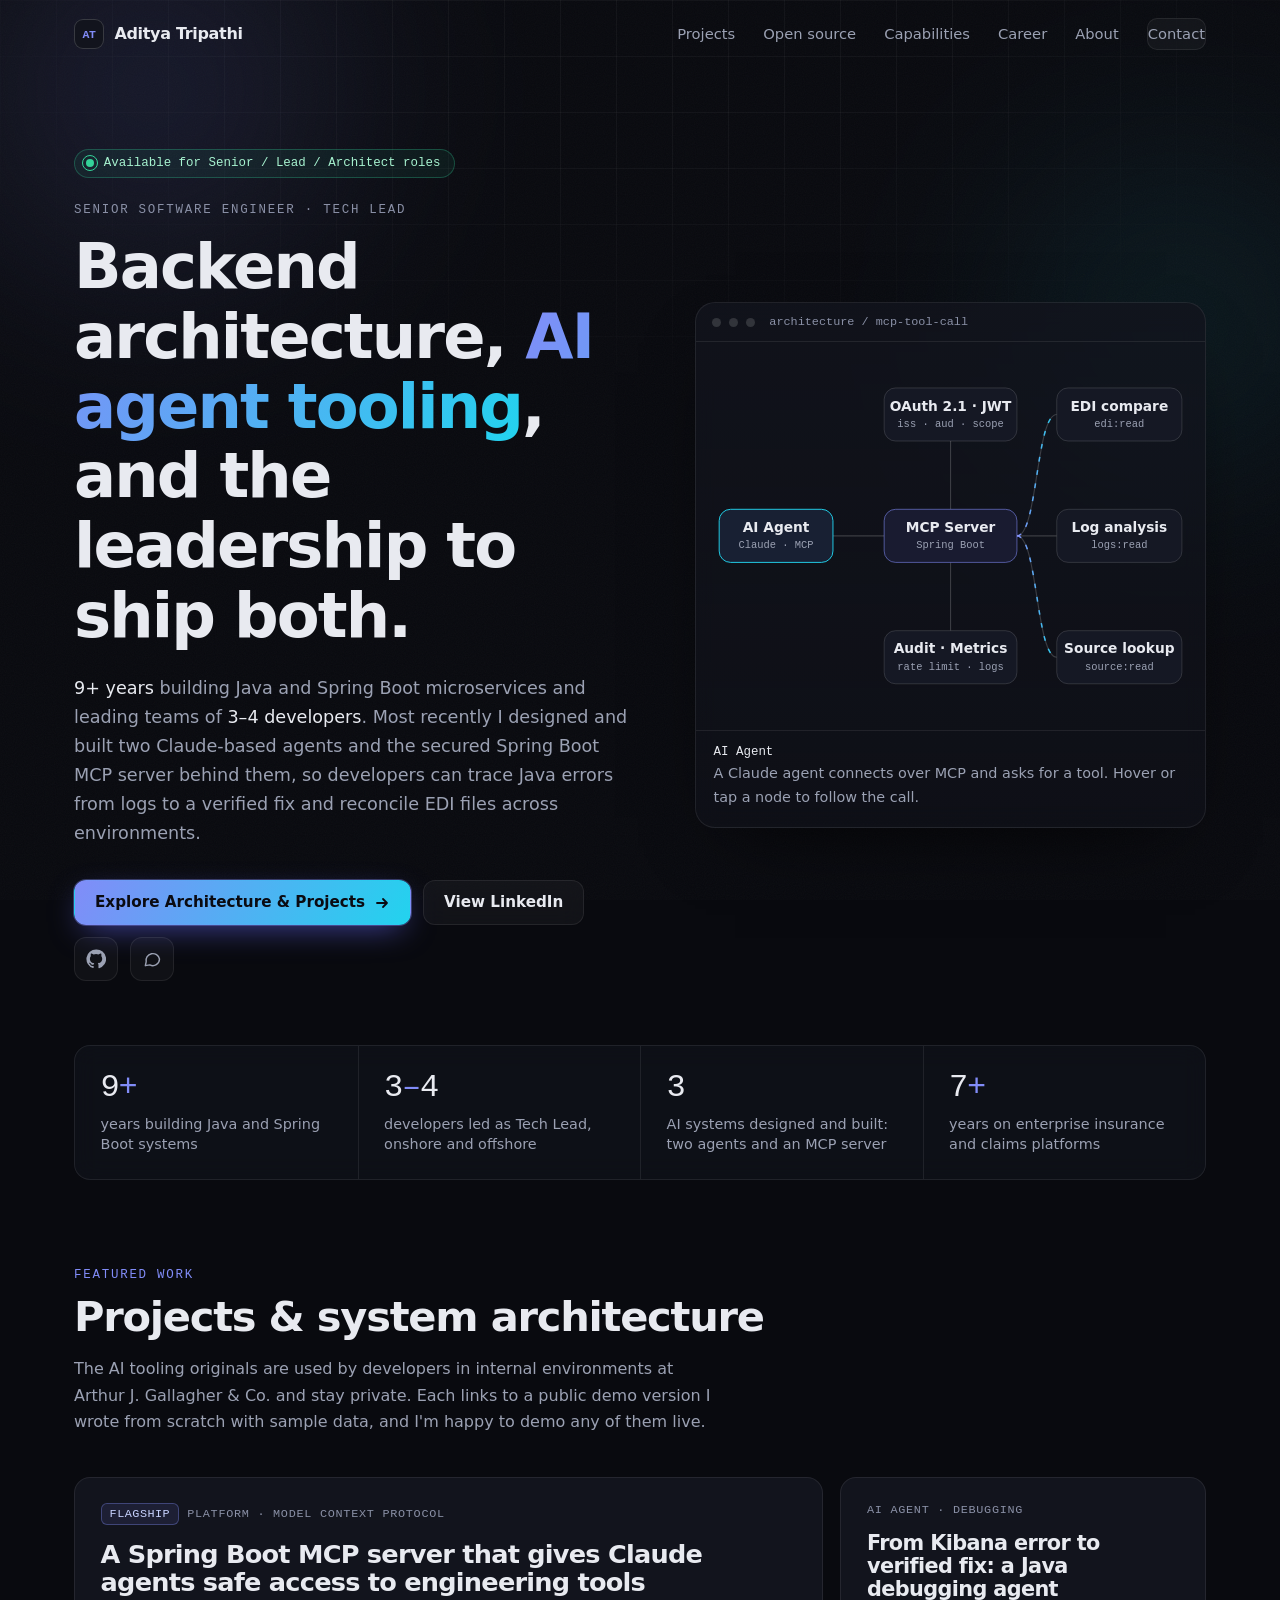
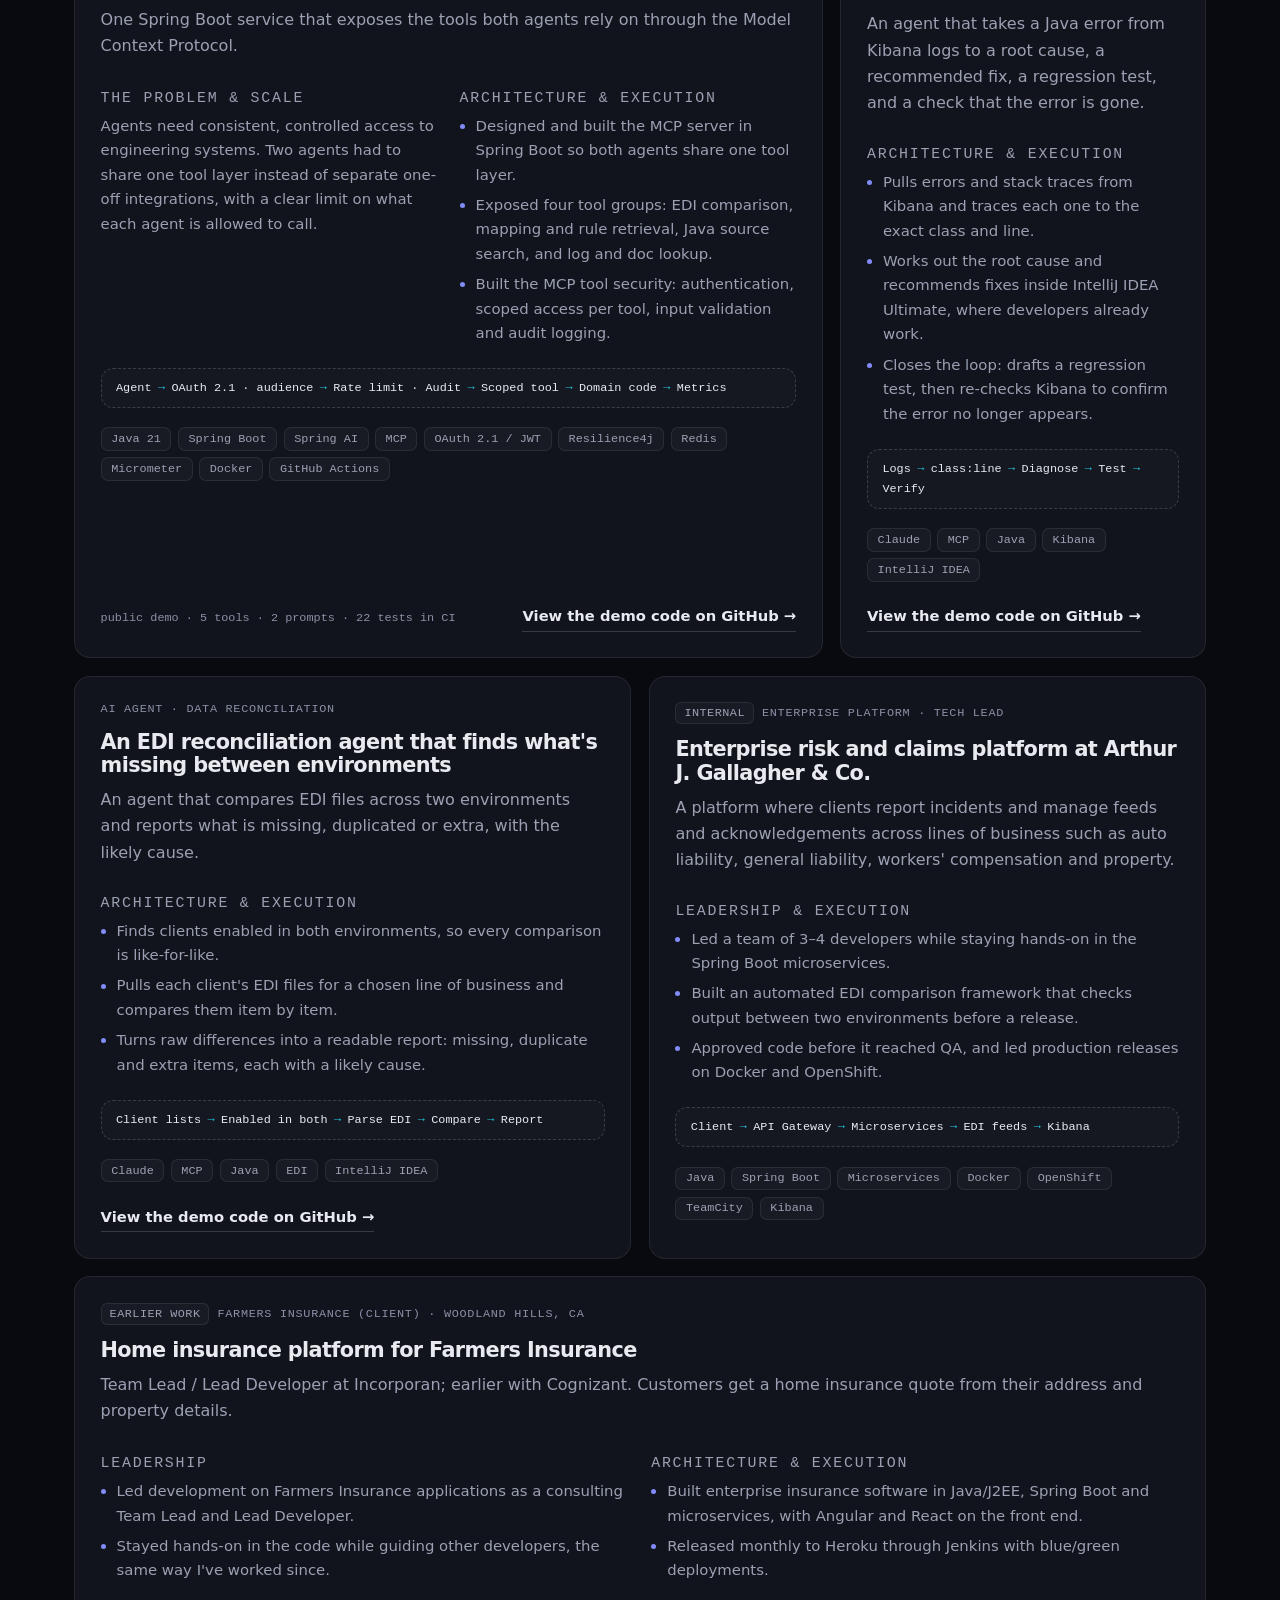
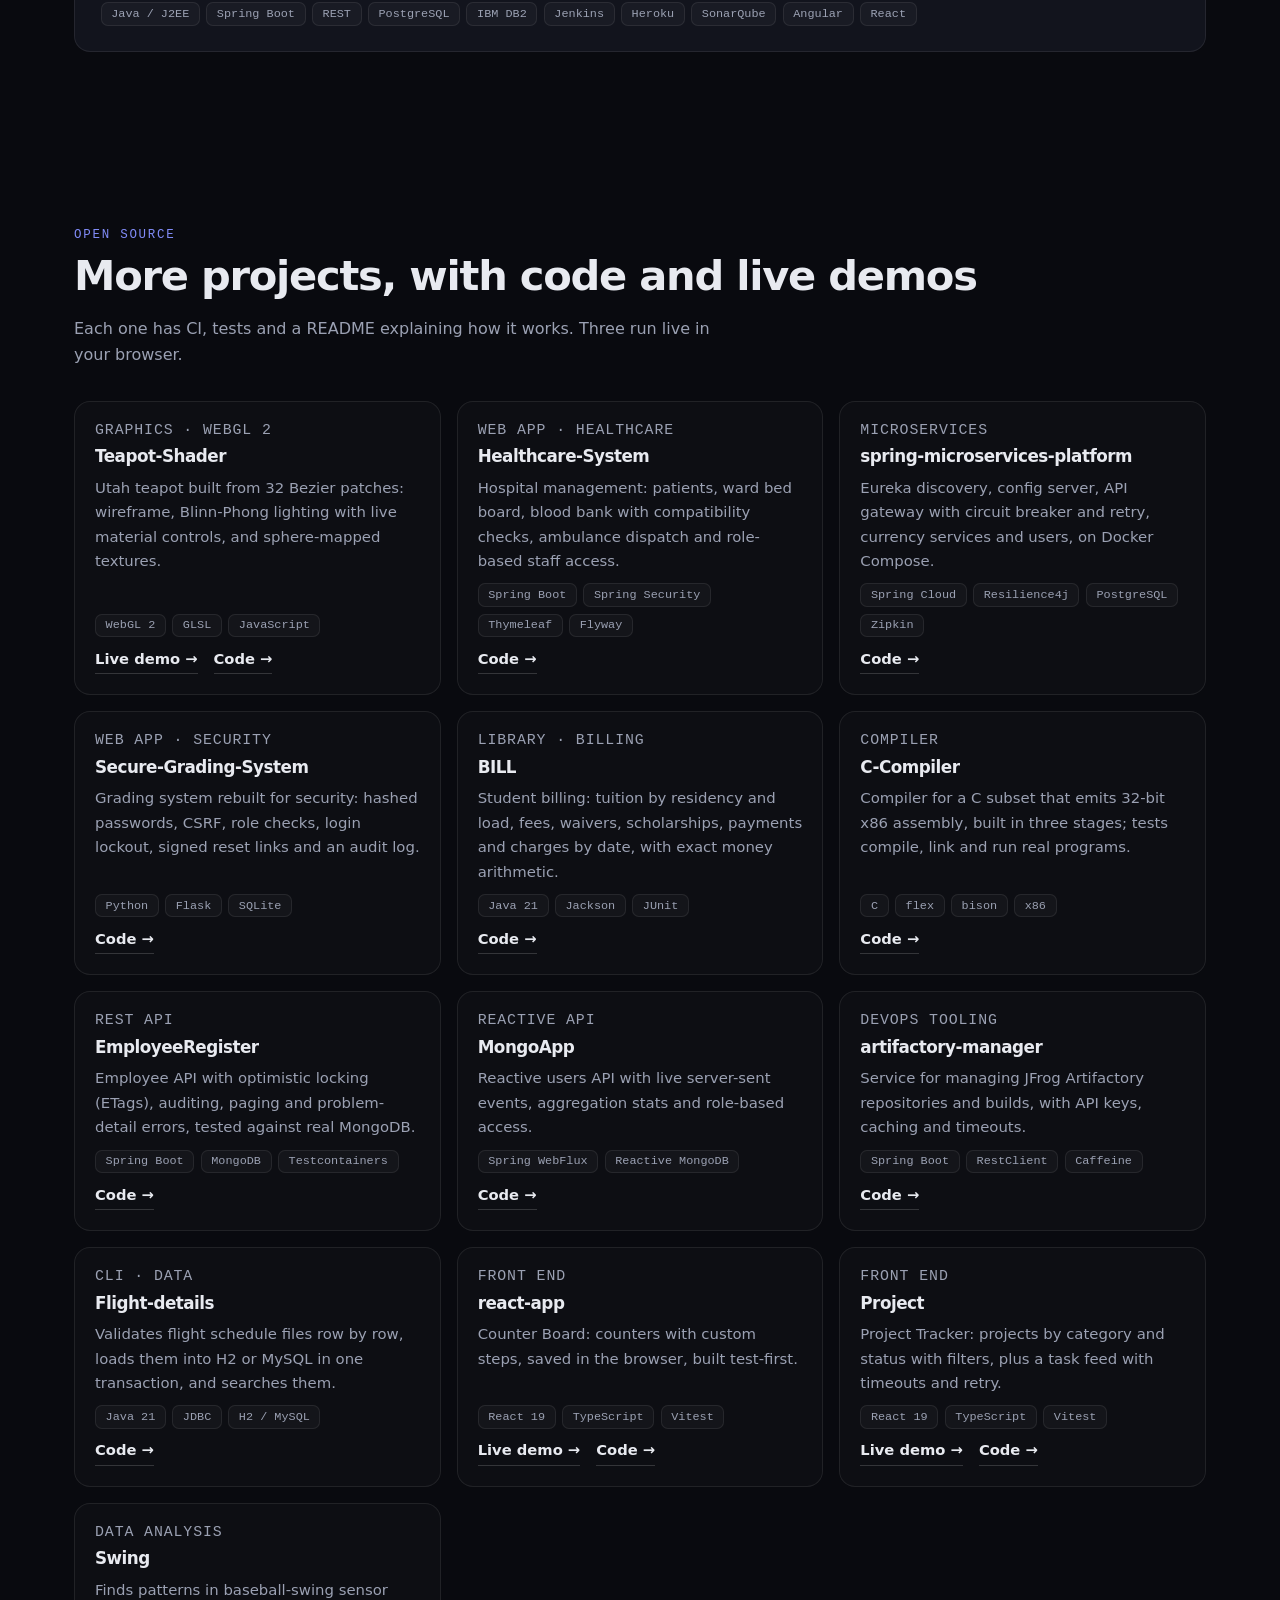
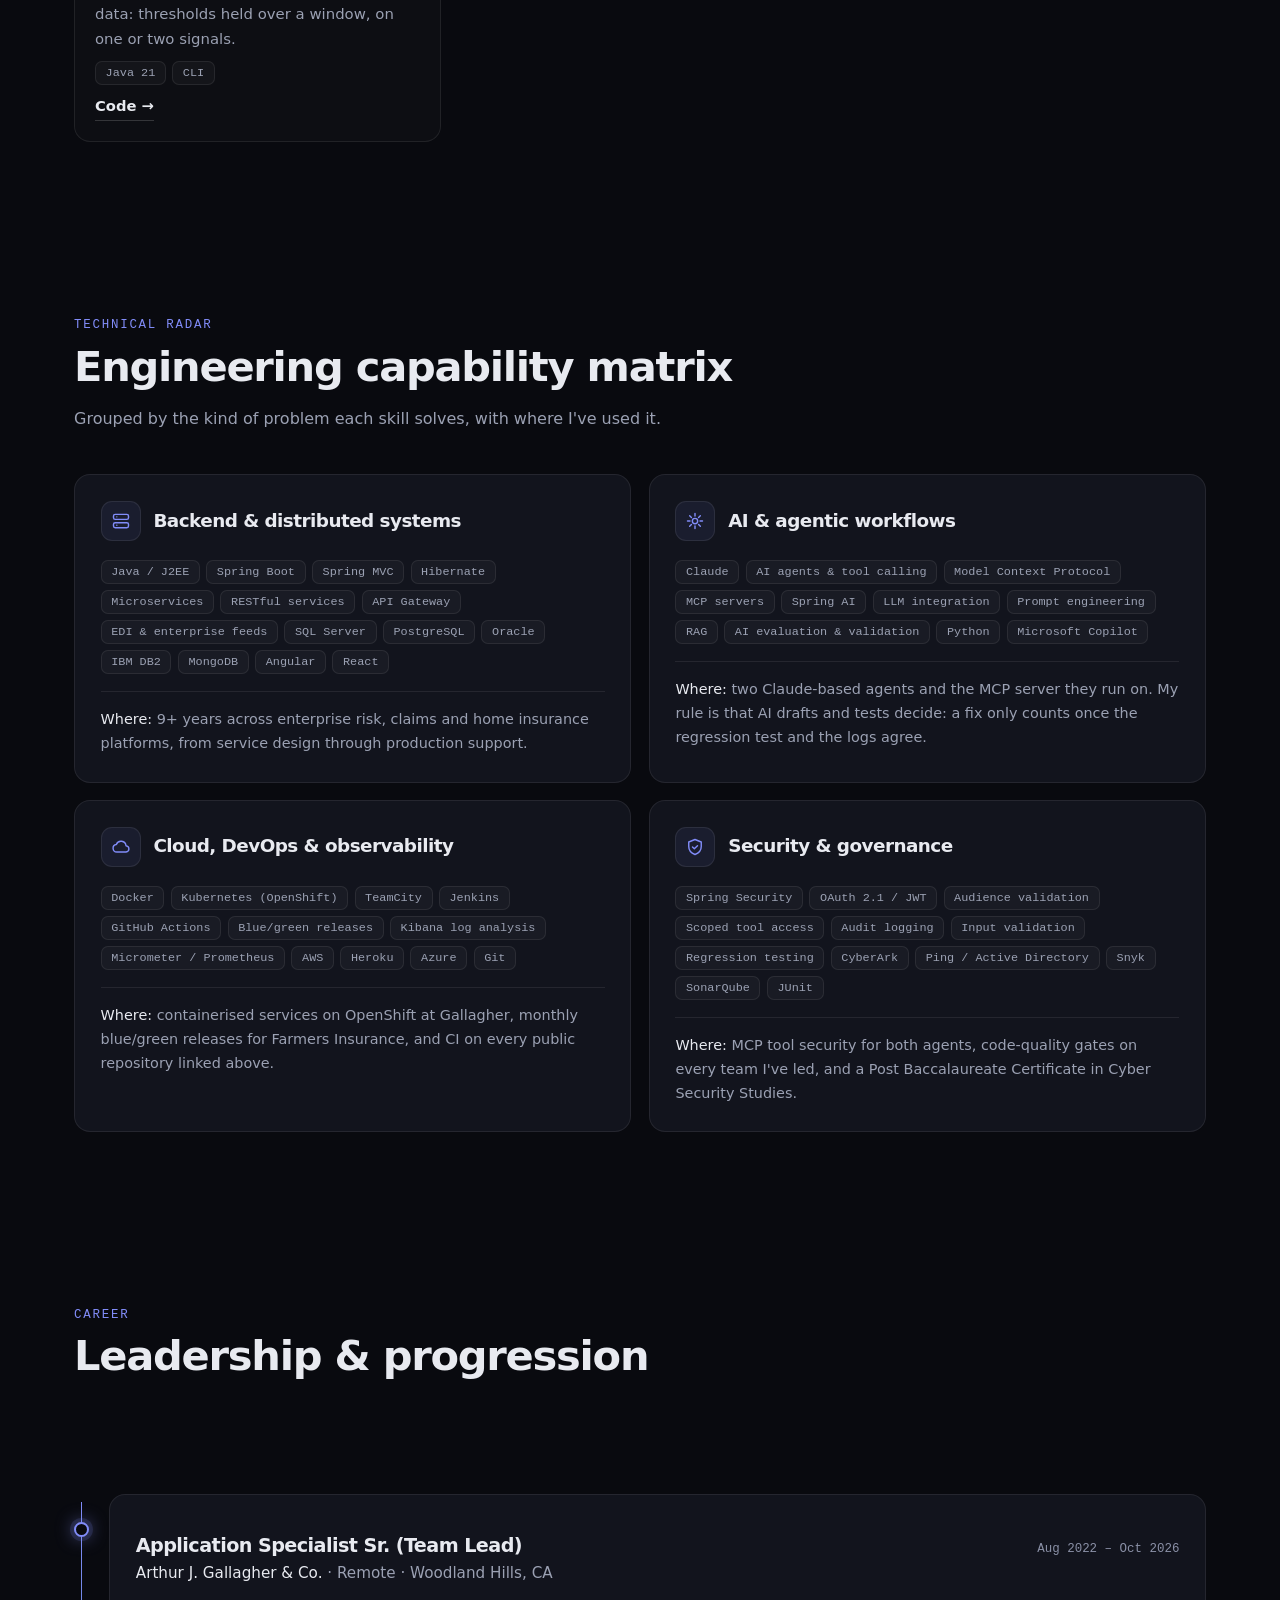
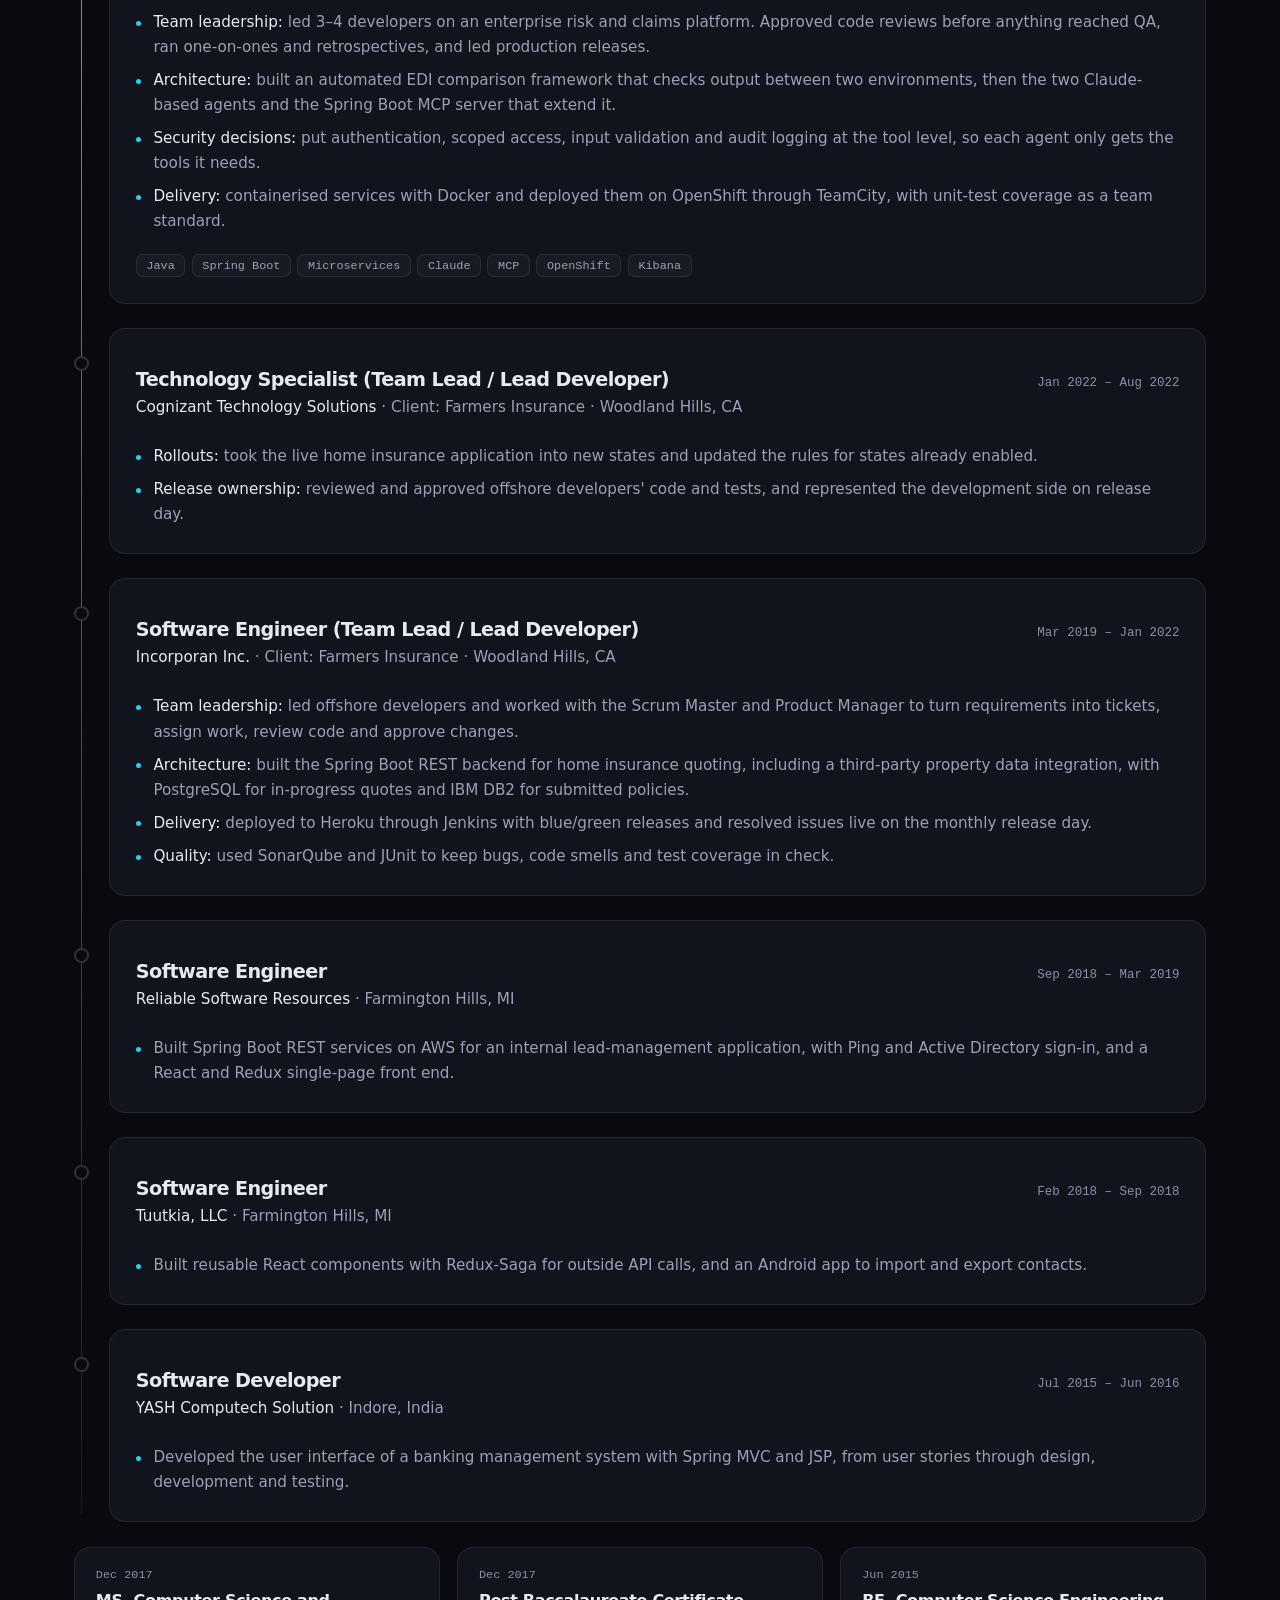
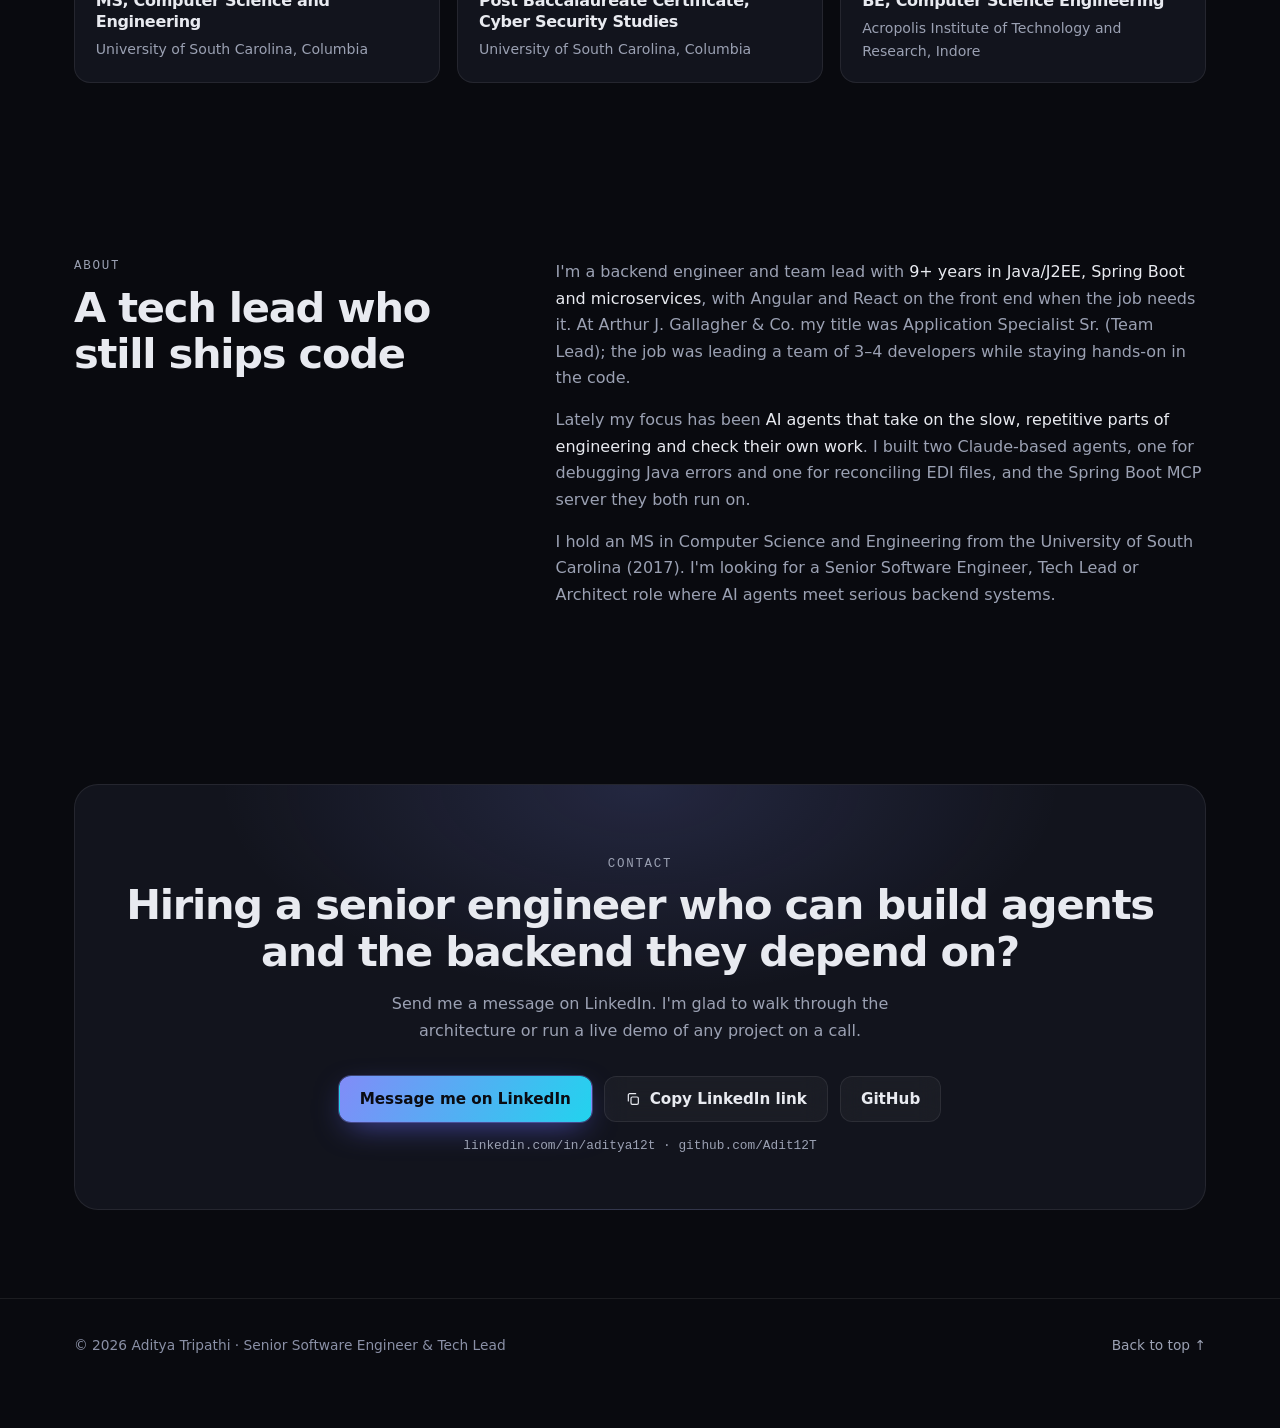
<file: index.html>
<!DOCTYPE html>
<html lang="en">
<head>
  <meta charset="utf-8">
  <meta name="viewport" content="width=device-width, initial-scale=1">
  <meta http-equiv="Content-Security-Policy" content="default-src 'none'; script-src 'sha256-sCJ0k/ppxflssGY4QTr2HyNGVyhfn6NGs+B158yVQbA='; style-src 'unsafe-inline' https://fonts.googleapis.com; font-src https://fonts.gstatic.com; img-src data:; connect-src 'self'; object-src 'none'; base-uri 'none'; form-action 'none'; upgrade-insecure-requests">
  <meta name="referrer" content="strict-origin-when-cross-origin">
  <title>Aditya Tripathi – Senior Software Engineer &amp; Tech Lead</title>
  <meta name="description" content="Senior Software Engineer and Tech Lead with 9+ years in Java and Spring Boot. I design backend systems, lead engineering teams, and build AI agents and MCP servers.">
  <meta property="og:type" content="website">
  <meta property="og:url" content="https://adit12t.github.io/">
  <meta property="og:title" content="Aditya Tripathi – Senior Software Engineer &amp; Tech Lead">
  <meta property="og:description" content="Backend architecture, AI agent tooling and team leadership. Java, Spring Boot, MCP servers, Claude agents.">
  <meta name="theme-color" content="#090A0F">
  <meta name="color-scheme" content="dark">
  <link rel="canonical" href="https://adit12t.github.io/">
  <link rel="icon" href="data:image/svg+xml,%3Csvg xmlns='http://www.w3.org/2000/svg' viewBox='0 0 32 32'%3E%3Crect width='32' height='32' rx='8' fill='%23090A0F'/%3E%3Ctext x='16' y='21' font-family='Arial' font-size='13' font-weight='700' fill='%23818CF8' text-anchor='middle'%3EAT%3C/text%3E%3C/svg%3E">
  <link rel="preconnect" href="https://fonts.googleapis.com">
  <link rel="preconnect" href="https://fonts.gstatic.com" crossorigin>
  <link href="https://fonts.googleapis.com/css2?family=Inter:wght@400;500;600;700&amp;family=JetBrains+Mono:wght@400;500&amp;display=swap" rel="stylesheet">
  <style>
    :root{
      --bg:#090A0F;
      --surface:#12141D;
      --surface-2:#171A26;
      --line:rgba(255,255,255,.08);
      --line-strong:rgba(255,255,255,.16);
      --text:#E8EAF0;
      --muted:#9BA1B3;
      --faint:#8A90A6;
      --indigo:#818CF8;
      --cyan:#22D3EE;
      --emerald:#34D399;
      --grad:linear-gradient(120deg,#818CF8 0%,#22D3EE 100%);
      --sans:"Inter",system-ui,-apple-system,"Segoe UI",Roboto,Helvetica,Arial,sans-serif;
      --mono:"JetBrains Mono",ui-monospace,SFMono-Regular,Menlo,Consolas,monospace;
      --max:1180px;
      --radius:16px;
    }
    *,*::before,*::after{box-sizing:border-box}
    html{scroll-behavior:smooth;scroll-padding-top:84px;-webkit-text-size-adjust:100%}
    body{margin:0;background:var(--bg);color:var(--text);font-family:var(--sans);font-size:1rem;line-height:1.65;
      -webkit-font-smoothing:antialiased;overflow-x:hidden}
    h1,h2,h3{letter-spacing:-.03em;line-height:1.12;margin:0;font-weight:600}
    p{margin:0}
    a{color:inherit}
    ul,ol{margin:0;padding:0;list-style:none}
    :focus-visible{outline:2px solid var(--cyan);outline-offset:3px;border-radius:6px}
    .mono{font-family:var(--mono)}
    .wrap{width:100%;max-width:var(--max);margin:0 auto;padding:0 1.5rem}
    .skip{position:absolute;left:-9999px;top:0}
    .skip:focus{left:1rem;top:1rem;z-index:100;background:var(--surface);padding:.6rem 1rem;border:1px solid var(--line-strong);border-radius:8px}

    /* Ambient background: grid, noise and glows */
    .backdrop{position:fixed;inset:0;z-index:-1;pointer-events:none;overflow:hidden}
    .backdrop::before{content:"";position:absolute;inset:0;
      background-image:linear-gradient(rgba(255,255,255,.035) 1px,transparent 1px),linear-gradient(90deg,rgba(255,255,255,.035) 1px,transparent 1px);
      background-size:56px 56px;
      -webkit-mask-image:radial-gradient(ellipse 80% 60% at 50% 0%,#000 30%,transparent 75%);
      mask-image:radial-gradient(ellipse 80% 60% at 50% 0%,#000 30%,transparent 75%)}
    .backdrop::after{content:"";position:absolute;inset:0;opacity:.035;
      background-image:url("data:image/svg+xml,%3Csvg xmlns='http://www.w3.org/2000/svg' width='160' height='160'%3E%3Cfilter id='n'%3E%3CfeTurbulence type='fractalNoise' baseFrequency='.9' numOctaves='2' stitchTiles='stitch'/%3E%3C/filter%3E%3Crect width='100%25' height='100%25' filter='url(%23n)'/%3E%3C/svg%3E")}
    .glow{position:absolute;border-radius:50%;filter:blur(90px);opacity:.5}
    .glow.a{width:620px;height:620px;left:-160px;top:-220px;background:radial-gradient(circle,rgba(129,140,248,.35),transparent 65%)}
    .glow.b{width:560px;height:560px;right:-180px;top:40px;background:radial-gradient(circle,rgba(34,211,238,.22),transparent 65%)}

    /* Header */
    header.site{position:sticky;top:0;z-index:50;border-bottom:1px solid transparent;transition:background .25s,border-color .25s}
    header.site.scrolled{background:rgba(9,10,15,.72);-webkit-backdrop-filter:blur(12px);backdrop-filter:blur(12px);border-bottom-color:var(--line)}
    .nav{display:flex;align-items:center;justify-content:space-between;gap:1rem;height:68px}
    .brand{display:flex;align-items:center;gap:.65rem;text-decoration:none;font-weight:600;letter-spacing:-.02em}
    .brand .mark{display:grid;place-items:center;width:30px;height:30px;border-radius:9px;border:1px solid var(--line-strong);
      font-family:var(--mono);font-size:.72rem;color:var(--indigo);background:var(--surface)}
    .nav ul{display:flex;align-items:center;gap:1.75rem}
    .nav ul a{display:inline-block;padding:.4rem 0;text-decoration:none;color:var(--muted);font-size:.92rem;font-weight:500;transition:color .2s}
    .nav ul a:hover{color:var(--text)}

    /* Buttons */
    .btn{display:inline-flex;align-items:center;justify-content:center;gap:.55rem;padding:.8rem 1.25rem;border-radius:12px;
      font:600 .95rem/1.2 var(--sans);text-decoration:none;cursor:pointer;border:1px solid transparent;
      transition:transform .2s,box-shadow .25s,background .25s,border-color .25s}
    .btn svg{flex:none}
    .btn-primary{color:#0A0B12;background:var(--grad);box-shadow:0 0 0 1px rgba(129,140,248,.35),0 10px 32px -10px rgba(99,102,241,.75)}
    .btn-primary:hover{transform:translateY(-2px);box-shadow:0 0 0 1px rgba(129,140,248,.5),0 16px 40px -10px rgba(99,102,241,.95)}
    .btn-glass{color:var(--text);background:rgba(255,255,255,.04);border-color:var(--line);-webkit-backdrop-filter:blur(12px);backdrop-filter:blur(12px)}
    .btn-glass:hover{transform:translateY(-2px);border-color:var(--line-strong);background:rgba(255,255,255,.07)}
    .btn-sm{padding:.5rem .9rem;font-size:.86rem;border-radius:10px}
    .icon-btn{position:relative;display:grid;place-items:center;width:44px;height:44px;border-radius:12px;border:1px solid var(--line);
      background:rgba(255,255,255,.03);color:var(--muted);text-decoration:none;transition:color .2s,border-color .2s,transform .2s}
    .icon-btn:hover,.icon-btn:focus-visible{color:var(--text);border-color:var(--line-strong);transform:translateY(-2px)}
    .icon-btn::after{content:attr(data-tip);position:absolute;bottom:calc(100% + 8px);left:50%;transform:translate(-50%,4px);
      padding:.3rem .55rem;border-radius:7px;background:var(--surface-2);border:1px solid var(--line);color:var(--text);
      font:500 .72rem var(--mono);white-space:nowrap;opacity:0;pointer-events:none;transition:opacity .18s,transform .18s}
    .icon-btn:hover::after,.icon-btn:focus-visible::after{opacity:1;transform:translate(-50%,0)}

    /* Hero */
    .hero{display:grid;grid-template-columns:minmax(0,1.05fr) minmax(0,.95fr);gap:3.5rem;align-items:center;padding:5rem 1.5rem 4rem}
    .badge{display:inline-flex;align-items:center;gap:.6rem;padding:.4rem .85rem .4rem .7rem;border-radius:999px;
      border:1px solid rgba(52,211,153,.28);background:rgba(52,211,153,.07);color:#A7F3D0;font:500 .78rem var(--mono)}
    .pulse{position:relative;width:8px;height:8px;border-radius:50%;background:var(--emerald)}
    .pulse::after{content:"";position:absolute;inset:-4px;border-radius:50%;border:1px solid var(--emerald);animation:pulse 2s ease-out infinite}
    @keyframes pulse{0%{transform:scale(.6);opacity:.9}100%{transform:scale(1.9);opacity:0}}
    .eyebrow{margin-top:1.6rem;color:var(--faint);font:500 .78rem var(--mono);letter-spacing:.14em;text-transform:uppercase}
    h1{margin-top:.9rem;font-size:clamp(2.3rem,5.2vw,3.9rem);font-weight:700}
    .grad-text{background:var(--grad);-webkit-background-clip:text;background-clip:text;color:transparent}
    .lede{margin-top:1.4rem;max-width:56ch;color:var(--muted);font-size:1.1rem}
    .lede strong{color:var(--text);font-weight:500}
    .cta{display:flex;flex-wrap:wrap;align-items:center;gap:.75rem;margin-top:2rem}

    /* Hero architecture graph */
    .graph{position:relative;border:1px solid var(--line);border-radius:20px;background:linear-gradient(180deg,rgba(18,20,29,.82),rgba(18,20,29,.5));
      -webkit-backdrop-filter:blur(12px);backdrop-filter:blur(12px);box-shadow:0 30px 80px -40px rgba(0,0,0,.9);overflow:hidden}
    .graph-bar{display:flex;align-items:center;gap:.5rem;padding:.75rem 1rem;border-bottom:1px solid var(--line);color:var(--faint);font:500 .74rem var(--mono)}
    .graph-bar i{width:9px;height:9px;border-radius:50%;background:rgba(255,255,255,.14)}
    .graph-bar span{margin-left:.4rem}
    .graph svg{display:block;width:100%;height:auto;padding:.5rem}
    .node rect{fill:#151824;stroke:rgba(255,255,255,.14);stroke-width:1;transition:stroke .2s,fill .2s}
    .node text{fill:var(--text);font:600 14.5px var(--sans)}
    .node text.sub{fill:var(--muted);font:400 11px var(--mono)}
    .node{cursor:pointer;outline:none}
    .node:hover rect,.node:focus-visible rect,.node.active rect{stroke:var(--cyan);fill:#182033}
    .node.core rect{stroke:rgba(129,140,248,.6);fill:#191B30}
    .edge{fill:none;stroke:rgba(255,255,255,.18);stroke-width:1.2}
    .flow{fill:none;stroke:url(#flowGrad);stroke-width:1.6;stroke-dasharray:5 9;animation:flow 1.6s linear infinite}
    @keyframes flow{to{stroke-dashoffset:-28}}
    .graph-caption{min-height:5.4rem;padding:.9rem 1.1rem 1.1rem;border-top:1px solid var(--line);font-size:.9rem;color:var(--muted)}
    .graph-caption b{display:block;margin-bottom:.2rem;color:var(--text);font:500 .78rem var(--mono)}

    /* Metrics bar */
    .metrics{display:grid;grid-template-columns:repeat(4,minmax(0,1fr));border:1px solid var(--line);border-radius:var(--radius);
      background:rgba(18,20,29,.6);-webkit-backdrop-filter:blur(12px);backdrop-filter:blur(12px);overflow:hidden}
    .metric{padding:1.5rem 1.6rem;border-left:1px solid var(--line)}
    .metric:first-child{border-left:0}
    .metric .num{font:500 2rem/1.1 var(--mono);letter-spacing:-.04em;color:var(--text)}
    .metric .num span{color:var(--indigo)}
    .metric .label{margin-top:.5rem;color:var(--muted);font-size:.9rem;line-height:1.45}

    /* Sections */
    section{position:relative;padding:5.5rem 0}
    .kicker{color:var(--indigo);font:500 .78rem var(--mono);letter-spacing:.14em;text-transform:uppercase}
    h2{margin-top:.7rem;font-size:clamp(1.8rem,3.4vw,2.6rem)}
    .section-intro{margin-top:1rem;max-width:64ch;color:var(--muted)}

    /* Cards */
    .card{position:relative;display:flex;flex-direction:column;padding:1.6rem;border:1px solid var(--line);border-radius:var(--radius);
      background:var(--surface);transition:transform .3s cubic-bezier(.2,.7,.2,1),box-shadow .3s,border-color .3s;isolation:isolate}
    .card::before{content:"";position:absolute;inset:-1px;border-radius:inherit;padding:1px;z-index:-1;opacity:0;transition:opacity .3s;
      background:radial-gradient(360px circle at var(--mx,50%) var(--my,0%),rgba(129,140,248,.75),rgba(34,211,238,.25) 40%,transparent 70%);
      -webkit-mask:linear-gradient(#000 0 0) content-box,linear-gradient(#000 0 0);-webkit-mask-composite:xor;mask-composite:exclude}
    .card:hover{transform:translateY(-4px);box-shadow:0 24px 60px -30px rgba(0,0,0,.95)}
    .card:hover::before{opacity:1}

    /* Bento */
    .bento{display:grid;grid-template-columns:repeat(6,minmax(0,1fr));gap:1.1rem;margin-top:2.6rem}
    .b-4{grid-column:span 4}.b-2{grid-column:span 2}.b-3{grid-column:span 3}.b-6{grid-column:span 6}
    .tagline{display:flex;flex-wrap:wrap;align-items:center;gap:.5rem;color:var(--faint);font:500 .74rem var(--mono);letter-spacing:.06em;text-transform:uppercase}
    .chip{padding:.18rem .5rem;border-radius:6px;border:1px solid rgba(129,140,248,.35);background:rgba(129,140,248,.1);color:#C7D2FE;letter-spacing:.04em}
    .chip.muted{border-color:var(--line);background:rgba(255,255,255,.03);color:var(--muted)}
    .card h3{margin-top:.9rem;font-size:1.3rem}
    .flagship h3{font-size:1.6rem}
    .card .summary{margin-top:.6rem;color:var(--muted)}
    .split{display:grid;grid-template-columns:repeat(2,minmax(0,1fr));gap:1.4rem;margin-top:1.4rem}
    .block-label{color:var(--faint);font:500 .7rem var(--mono);letter-spacing:.12em;text-transform:uppercase}
    .block p,.block ul{margin-top:.5rem;color:var(--muted);font-size:.93rem}
    .block li{position:relative;padding-left:1rem;margin-top:.35rem}
    .block li::before{content:"";position:absolute;left:0;top:.68em;width:5px;height:5px;border-radius:50%;background:var(--indigo)}
    .stack-block{margin-top:1.3rem}
    .flowline{display:flex;flex-wrap:wrap;align-items:center;gap:.4rem;margin-top:1.4rem;padding:.75rem .9rem;border:1px dashed var(--line-strong);
      border-radius:12px;background:rgba(255,255,255,.02);font:500 .74rem var(--mono);color:var(--text)}
    .flowline span{white-space:nowrap}
    .flowline i{font-style:normal;color:var(--cyan)}
    .pills{display:flex;flex-wrap:wrap;gap:.4rem;margin-top:1.2rem}
    .pill{padding:.24rem .6rem;border-radius:7px;border:1px solid var(--line);background:rgba(255,255,255,.03);color:var(--muted);font:400 .74rem var(--mono)}
    .card-foot{display:flex;flex-wrap:wrap;align-items:center;justify-content:space-between;gap:.75rem;margin-top:auto;padding-top:1.4rem}
    .proof{color:var(--faint);font:400 .74rem var(--mono)}
    .link{display:inline-flex;align-items:center;gap:.4rem;color:var(--text);font-weight:600;font-size:.92rem;text-decoration:none;
      border-bottom:1px solid var(--line-strong);padding-bottom:2px;transition:border-color .2s,color .2s}
    .link:hover{color:var(--cyan);border-color:var(--cyan)}

    /* Capability matrix */
    .matrix{display:grid;grid-template-columns:repeat(2,minmax(0,1fr));gap:1.1rem;margin-top:2.6rem}
    .domain-head{display:flex;align-items:center;gap:.8rem}
    .domain-icon{display:grid;place-items:center;flex:none;width:40px;height:40px;border-radius:11px;border:1px solid var(--line);background:rgba(129,140,248,.08);color:var(--indigo)}
    .domain h3{margin:0;font-size:1.15rem}
    .domain .evidence{margin-top:1.1rem;padding-top:1rem;border-top:1px solid var(--line);color:var(--muted);font-size:.9rem}
    .domain .evidence b{color:var(--text);font-weight:500}

    /* Timeline */
    .timeline{position:relative;margin-top:2.8rem;padding-left:2.2rem}
    .timeline::before{content:"";position:absolute;left:7px;top:8px;bottom:8px;width:1px;
      background:linear-gradient(180deg,var(--indigo),rgba(34,211,238,.5) 45%,rgba(255,255,255,.08))}
    .role{position:relative;padding-bottom:1.5rem}
    .role:last-child{padding-bottom:0}
    .role::before{content:"";position:absolute;left:-2.2rem;top:1.75rem;width:15px;height:15px;border-radius:50%;
      background:var(--bg);border:2px solid var(--indigo);box-shadow:0 0 0 4px rgba(129,140,248,.14),0 0 18px rgba(129,140,248,.7)}
    .role.past::before{border-color:var(--line-strong);box-shadow:none}
    .role-head{display:flex;flex-wrap:wrap;align-items:baseline;justify-content:space-between;gap:.4rem 1rem}
    .role h3{font-size:1.2rem}
    .role .when{color:var(--faint);font:400 .78rem var(--mono);white-space:nowrap}
    .role .org{margin-top:.3rem;color:var(--muted);font-size:.95rem}
    .role .org b{color:var(--text);font-weight:500}
    .role ul:not(.pills){margin-top:1rem;color:var(--muted);font-size:.95rem}
    .role ul:not(.pills) li{position:relative;padding-left:1.1rem;margin-top:.5rem}
    .role ul:not(.pills) li::before{content:"";position:absolute;left:0;top:.7em;width:5px;height:5px;border-radius:50%;background:var(--cyan)}
    .role ul:not(.pills) li b{color:var(--text);font-weight:500}
    .edu{display:grid;grid-template-columns:repeat(3,minmax(0,1fr));gap:1.1rem;margin-top:1.6rem}
    .edu .card{padding:1.2rem 1.3rem}
    .edu .when{color:var(--faint);font:400 .74rem var(--mono)}
    .edu h3{margin-top:.5rem;font-size:1rem;letter-spacing:-.02em;line-height:1.35}
    .edu p{margin-top:.35rem;color:var(--muted);font-size:.88rem}

    /* About */
    .about{display:grid;grid-template-columns:minmax(0,.8fr) minmax(0,1.2fr);gap:3rem;align-items:start}
    .about p{color:var(--muted);margin-top:1rem}
    .about p:first-child{margin-top:0}
    .about p strong{color:var(--text);font-weight:500}

    /* Contact */
    .contact-card{position:relative;padding:3.5rem 2rem;border:1px solid var(--line);border-radius:24px;text-align:center;overflow:hidden;
      background:radial-gradient(600px 300px at 50% 0%,rgba(129,140,248,.16),transparent 70%),var(--surface)}
    .contact-card h2{margin-top:.7rem}
    .contact-card p{margin:1rem auto 0;max-width:54ch;color:var(--muted)}
    .contact-card .cta{justify-content:center}
    .handle{margin-top:1.4rem;color:var(--faint);font:400 .8rem var(--mono)}

    footer{padding:2.2rem 0 3rem;border-top:1px solid var(--line);color:var(--faint);font-size:.86rem}
    footer .wrap{display:flex;flex-wrap:wrap;justify-content:space-between;gap:.75rem}
    footer a{color:var(--muted);text-decoration:none}
    footer a:hover{color:var(--text)}

    /* Toast */
    .toast{position:fixed;left:50%;bottom:28px;z-index:80;display:flex;align-items:center;gap:.6rem;padding:.7rem 1.1rem;border-radius:12px;
      border:1px solid rgba(52,211,153,.35);background:rgba(18,20,29,.92);-webkit-backdrop-filter:blur(12px);backdrop-filter:blur(12px);
      color:var(--text);font:500 .9rem var(--sans);box-shadow:0 18px 50px -18px rgba(0,0,0,.9);
      opacity:0;transform:translate(-50%,16px);pointer-events:none;transition:opacity .25s,transform .25s}
    .toast.show{opacity:1;transform:translate(-50%,0)}
    .toast svg{color:var(--emerald)}

    /* Scroll reveal (only when JavaScript is running) */
    .js .reveal{opacity:0;transform:translateY(18px);transition:opacity .7s cubic-bezier(.2,.7,.2,1),transform .7s cubic-bezier(.2,.7,.2,1);transition-delay:var(--d,0ms)}
    .js .reveal.in{opacity:1;transform:none}

    /* Responsive */
    @media (min-width:1500px){:root{--max:1280px}}
    @media (max-width:1020px){
      .hero{grid-template-columns:1fr;gap:2.6rem;padding-top:3.5rem}
      .graph{max-width:620px}
      .b-4,.b-2,.b-3{grid-column:span 6}
      .about{grid-template-columns:1fr;gap:1.5rem}
    }
    @media (max-width:760px){
      section{padding:4rem 0}
      .nav ul li:not(.keep){display:none}
      .metrics{grid-template-columns:repeat(2,minmax(0,1fr))}
      .metric:nth-child(3){border-left:0}
      .metric:nth-child(n+3){border-top:1px solid var(--line)}
      .split,.matrix,.edu{grid-template-columns:1fr}
      .cta .btn{flex:1 1 100%}
      .hero .cta .btn-glass{flex:1 1 auto}
      .icon-btn::after{display:none}
      .contact-card{padding:2.6rem 1.25rem}
      .timeline{padding-left:1.8rem}
      .role::before{left:-1.8rem}
    }
    @media (max-width:420px){
      .wrap,.hero{padding-left:1.1rem;padding-right:1.1rem}
      .metric{padding:1.2rem 1.1rem}
      .metric .num{font-size:1.6rem}
      .card{padding:1.3rem}
    }
    @media (prefers-reduced-motion:reduce){
      html{scroll-behavior:auto}
      *,*::before,*::after{animation:none!important;transition:none!important}
      .js .reveal{opacity:1;transform:none}
    }
    .repo-grid{display:grid;grid-template-columns:repeat(auto-fill,minmax(280px,1fr));gap:1rem;margin-top:2rem}
    .repo{display:flex;flex-direction:column;gap:.6rem;padding:1.25rem;border:1px solid var(--line);border-radius:16px;background:rgba(255,255,255,.02)}
    .repo h3{font-size:1.05rem;margin:0}
    .repo p{margin:0;color:var(--muted);font-size:.93rem}
    .repo .pills{margin-top:auto}
    .repo-links{display:flex;gap:1rem;flex-wrap:wrap}
  </style>
</head>
<body>
  <a class="skip" href="#main">Skip to content</a>
  <div class="backdrop" aria-hidden="true"><div class="glow a"></div><div class="glow b"></div></div>

  <header class="site" id="site-header">
    <nav class="wrap nav" aria-label="Main">
      <a class="brand" href="#top"><span class="mark" aria-hidden="true">AT</span>Aditya Tripathi</a>
      <ul>
        <li><a href="#work">Projects</a></li>
        <li><a href="#open-source">Open source</a></li>
        <li><a href="#capabilities">Capabilities</a></li>
        <li><a href="#career">Career</a></li>
        <li><a href="#about">About</a></li>
        <li class="keep"><a class="btn btn-glass btn-sm" href="#contact">Contact</a></li>
      </ul>
    </nav>
  </header>

  <main id="main">
    <!-- HERO -->
    <div class="wrap hero" id="top">
      <div>
        <span class="badge reveal"><span class="pulse" aria-hidden="true"></span>Available for Senior / Lead / Architect roles</span>
        <p class="eyebrow reveal" style="--d:60ms">Senior Software Engineer · Tech Lead</p>
        <h1 class="reveal" style="--d:120ms">Backend architecture, <span class="grad-text">AI agent tooling</span>, and the leadership to ship both.</h1>
        <p class="lede reveal" style="--d:180ms"><strong>9+ years</strong> building Java and Spring Boot microservices and leading teams of <strong>3–4 developers</strong>. Most recently I designed and built two Claude-based agents and the secured Spring Boot MCP server behind them, so developers can trace Java errors from logs to a verified fix and reconcile EDI files across environments.</p>
        <div class="cta reveal" style="--d:240ms">
          <a class="btn btn-primary" href="#work">Explore Architecture &amp; Projects
            <svg width="16" height="16" viewBox="0 0 16 16" fill="none" aria-hidden="true"><path d="M3 8h10M9 4l4 4-4 4" stroke="currentColor" stroke-width="1.8" stroke-linecap="round" stroke-linejoin="round"/></svg>
          </a>
          <a class="btn btn-glass" href="https://www.linkedin.com/in/aditya12t" rel="noopener">View LinkedIn</a>
          <a class="icon-btn" href="https://github.com/Adit12T" rel="noopener" aria-label="GitHub profile" data-tip="GitHub · Adit12T">
            <svg width="20" height="20" viewBox="0 0 24 24" fill="currentColor" aria-hidden="true"><path d="M12 .5a11.5 11.5 0 0 0-3.64 22.41c.58.1.79-.25.79-.56v-2c-3.2.7-3.88-1.37-3.88-1.37-.52-1.33-1.28-1.69-1.28-1.69-1.05-.72.08-.7.08-.7 1.16.08 1.77 1.19 1.77 1.19 1.03 1.77 2.7 1.26 3.36.96.1-.75.4-1.26.73-1.55-2.55-.29-5.24-1.28-5.24-5.69 0-1.26.45-2.29 1.19-3.09-.12-.29-.52-1.46.11-3.05 0 0 .97-.31 3.18 1.18a11 11 0 0 1 5.79 0c2.2-1.49 3.17-1.18 3.17-1.18.63 1.59.24 2.76.12 3.05.74.8 1.19 1.83 1.19 3.09 0 4.42-2.7 5.39-5.26 5.68.41.36.78 1.06.78 2.14v3.17c0 .31.21.67.8.56A11.5 11.5 0 0 0 12 .5Z"/></svg>
          </a>
          <a class="icon-btn" href="#contact" aria-label="Go to contact section" data-tip="Get in touch">
            <svg width="20" height="20" viewBox="0 0 24 24" fill="none" stroke="currentColor" stroke-width="1.7" stroke-linecap="round" stroke-linejoin="round" aria-hidden="true"><path d="M21 12a8 8 0 0 1-11.6 7.1L4 20l1-4.6A8 8 0 1 1 21 12Z"/></svg>
          </a>
        </div>
      </div>

      <!-- Interactive architecture graph -->
      <figure class="graph reveal" style="--d:200ms;margin:0" aria-labelledby="graph-title">
        <div class="graph-bar" aria-hidden="true"><i></i><i></i><i></i><span>architecture / mcp-tool-call</span></div>
        <svg viewBox="0 0 520 392" role="group" aria-labelledby="graph-title">
          <title id="graph-title">How an AI agent's tool call flows through the MCP server I built</title>
          <defs>
            <linearGradient id="flowGrad" x1="0" y1="0" x2="1" y2="0">
              <stop offset="0" stop-color="#818CF8"/><stop offset="1" stop-color="#22D3EE"/>
            </linearGradient>
          </defs>
          <path class="edge" d="M136 196H190"/><path class="flow" d="M136 196H190"/>
          <path class="edge" d="M260 96V168"/><path class="edge" d="M260 224V296"/>
          <path class="edge" d="M330 196C352 196 350 68 372 68"/><path class="flow" d="M330 196C352 196 350 68 372 68"/>
          <path class="edge" d="M330 196H372"/><path class="flow" d="M330 196H372"/>
          <path class="edge" d="M330 196C352 196 350 324 372 324"/><path class="flow" d="M330 196C352 196 350 324 372 324"/>

          <g class="node active" tabindex="0" role="button" data-node="agent">
            <rect x="16" y="168" width="120" height="56" rx="12"/>
            <text x="76" y="192" text-anchor="middle">AI Agent</text>
            <text class="sub" x="76" y="209" text-anchor="middle">Claude · MCP</text>
          </g>
          <g class="node" tabindex="0" role="button" data-node="auth">
            <rect x="190" y="40" width="140" height="56" rx="12"/>
            <text x="260" y="64" text-anchor="middle">OAuth 2.1 · JWT</text>
            <text class="sub" x="260" y="81" text-anchor="middle">iss · aud · scope</text>
          </g>
          <g class="node core" tabindex="0" role="button" data-node="server">
            <rect x="190" y="168" width="140" height="56" rx="12"/>
            <text x="260" y="192" text-anchor="middle">MCP Server</text>
            <text class="sub" x="260" y="209" text-anchor="middle">Spring Boot</text>
          </g>
          <g class="node" tabindex="0" role="button" data-node="audit">
            <rect x="190" y="296" width="140" height="56" rx="12"/>
            <text x="260" y="320" text-anchor="middle">Audit · Metrics</text>
            <text class="sub" x="260" y="337" text-anchor="middle">rate limit · logs</text>
          </g>
          <g class="node" tabindex="0" role="button" data-node="edi">
            <rect x="372" y="40" width="132" height="56" rx="12"/>
            <text x="438" y="64" text-anchor="middle">EDI compare</text>
            <text class="sub" x="438" y="81" text-anchor="middle">edi:read</text>
          </g>
          <g class="node" tabindex="0" role="button" data-node="logs">
            <rect x="372" y="168" width="132" height="56" rx="12"/>
            <text x="438" y="192" text-anchor="middle">Log analysis</text>
            <text class="sub" x="438" y="209" text-anchor="middle">logs:read</text>
          </g>
          <g class="node" tabindex="0" role="button" data-node="source">
            <rect x="372" y="296" width="132" height="56" rx="12"/>
            <text x="438" y="320" text-anchor="middle">Source lookup</text>
            <text class="sub" x="438" y="337" text-anchor="middle">source:read</text>
          </g>
        </svg>
        <figcaption class="graph-caption" id="graph-caption" aria-live="polite">
          <b>AI Agent</b>A Claude agent connects over MCP and asks for a tool. Hover or tap a node to follow the call.
        </figcaption>
      </figure>
    </div>

    <!-- METRICS -->
    <div class="wrap">
      <div class="metrics reveal" role="list" aria-label="Career highlights">
        <div class="metric" role="listitem"><div class="num">9<span>+</span></div><div class="label">years building Java and Spring Boot systems</div></div>
        <div class="metric" role="listitem"><div class="num">3<span>–</span>4</div><div class="label">developers led as Tech Lead, onshore and offshore</div></div>
        <div class="metric" role="listitem"><div class="num">3</div><div class="label">AI systems designed and built: two agents and an MCP server</div></div>
        <div class="metric" role="listitem"><div class="num">7<span>+</span></div><div class="label">years on enterprise insurance and claims platforms</div></div>
      </div>
    </div>

    <!-- PROJECTS -->
    <section id="work" aria-labelledby="work-title">
      <div class="wrap">
        <p class="kicker reveal">Featured work</p>
        <h2 id="work-title" class="reveal">Projects &amp; system architecture</h2>
        <p class="section-intro reveal">The AI tooling originals are used by developers in internal environments at Arthur J. Gallagher &amp; Co. and stay private. Each links to a public demo version I wrote from scratch with sample data, and I'm happy to demo any of them live.</p>

        <div class="bento">
          <!-- Flagship: MCP server -->
          <article class="card flagship b-4 reveal">
            <p class="tagline"><span class="chip">Flagship</span>Platform · Model Context Protocol</p>
            <h3>A Spring Boot MCP server that gives Claude agents safe access to engineering tools</h3>
            <p class="summary">One Spring Boot service that exposes the tools both agents rely on through the Model Context Protocol.</p>
            <div class="split">
              <div class="block">
                <p class="block-label">The problem &amp; scale</p>
                <p>Agents need consistent, controlled access to engineering systems. Two agents had to share one tool layer instead of separate one-off integrations, with a clear limit on what each agent is allowed to call.</p>
              </div>
              <div class="block">
                <p class="block-label">Architecture &amp; execution</p>
                <ul>
                  <li>Designed and built the MCP server in Spring Boot so both agents share one tool layer.</li>
                  <li>Exposed four tool groups: EDI comparison, mapping and rule retrieval, Java source search, and log and doc lookup.</li>
                  <li>Built the MCP tool security: authentication, scoped access per tool, input validation and audit logging.</li>
                </ul>
              </div>
            </div>
            <div class="flowline" aria-label="Request flow">
              <span>Agent</span><i>→</i><span>OAuth 2.1 · audience</span><i>→</i><span>Rate limit · Audit</span><i>→</i><span>Scoped tool</span><i>→</i><span>Domain code</span><i>→</i><span>Metrics</span>
            </div>
            <ul class="pills" aria-label="Tech stack">
              <li class="pill">Java 21</li><li class="pill">Spring Boot</li><li class="pill">Spring AI</li><li class="pill">MCP</li><li class="pill">OAuth 2.1 / JWT</li><li class="pill">Resilience4j</li><li class="pill">Redis</li><li class="pill">Micrometer</li><li class="pill">Docker</li><li class="pill">GitHub Actions</li>
            </ul>
            <div class="card-foot">
              <span class="proof">public demo · 5 tools · 2 prompts · 22 tests in CI</span>
              <a class="link" href="https://github.com/Adit12T/spring-boot-mcp-server" rel="noopener">View the demo code on GitHub →</a>
            </div>
          </article>

          <!-- Debugging agent -->
          <article class="card b-2 reveal" style="--d:80ms">
            <p class="tagline">AI agent · Debugging</p>
            <h3>From Kibana error to verified fix: a Java debugging agent</h3>
            <p class="summary">An agent that takes a Java error from Kibana logs to a root cause, a recommended fix, a regression test, and a check that the error is gone.</p>
            <div class="block stack-block">
              <p class="block-label">Architecture &amp; execution</p>
              <ul>
                <li>Pulls errors and stack traces from Kibana and traces each one to the exact class and line.</li>
                <li>Works out the root cause and recommends fixes inside IntelliJ IDEA Ultimate, where developers already work.</li>
                <li>Closes the loop: drafts a regression test, then re-checks Kibana to confirm the error no longer appears.</li>
              </ul>
            </div>
            <div class="flowline" aria-label="Pipeline">
              <span>Logs</span><i>→</i><span>class:line</span><i>→</i><span>Diagnose</span><i>→</i><span>Test</span><i>→</i><span>Verify</span>
            </div>
            <ul class="pills" aria-label="Tech stack">
              <li class="pill">Claude</li><li class="pill">MCP</li><li class="pill">Java</li><li class="pill">Kibana</li><li class="pill">IntelliJ IDEA</li>
            </ul>
            <div class="card-foot">
              <a class="link" href="https://github.com/Adit12T/java-debugging-agent-demo" rel="noopener">View the demo code on GitHub →</a>
            </div>
          </article>

          <!-- EDI agent -->
          <article class="card b-3 reveal">
            <p class="tagline">AI agent · Data reconciliation</p>
            <h3>An EDI reconciliation agent that finds what's missing between environments</h3>
            <p class="summary">An agent that compares EDI files across two environments and reports what is missing, duplicated or extra, with the likely cause.</p>
            <div class="block stack-block">
              <p class="block-label">Architecture &amp; execution</p>
              <ul>
                <li>Finds clients enabled in both environments, so every comparison is like-for-like.</li>
                <li>Pulls each client's EDI files for a chosen line of business and compares them item by item.</li>
                <li>Turns raw differences into a readable report: missing, duplicate and extra items, each with a likely cause.</li>
              </ul>
            </div>
            <div class="flowline" aria-label="Pipeline">
              <span>Client lists</span><i>→</i><span>Enabled in both</span><i>→</i><span>Parse EDI</span><i>→</i><span>Compare</span><i>→</i><span>Report</span>
            </div>
            <ul class="pills" aria-label="Tech stack">
              <li class="pill">Claude</li><li class="pill">MCP</li><li class="pill">Java</li><li class="pill">EDI</li><li class="pill">IntelliJ IDEA</li>
            </ul>
            <div class="card-foot">
              <a class="link" href="https://github.com/Adit12T/edi-reconciliation-agent-demo" rel="noopener">View the demo code on GitHub →</a>
            </div>
          </article>

          <!-- Gallagher platform -->
          <article class="card b-3 reveal" style="--d:80ms">
            <p class="tagline"><span class="chip muted">Internal</span>Enterprise platform · Tech lead</p>
            <h3>Enterprise risk and claims platform at Arthur J. Gallagher &amp; Co.</h3>
            <p class="summary">A platform where clients report incidents and manage feeds and acknowledgements across lines of business such as auto liability, general liability, workers' compensation and property.</p>
            <div class="block stack-block">
              <p class="block-label">Leadership &amp; execution</p>
              <ul>
                <li>Led a team of 3–4 developers while staying hands-on in the Spring Boot microservices.</li>
                <li>Built an automated EDI comparison framework that checks output between two environments before a release.</li>
                <li>Approved code before it reached QA, and led production releases on Docker and OpenShift.</li>
              </ul>
            </div>
            <div class="flowline" aria-label="System flow">
              <span>Client</span><i>→</i><span>API Gateway</span><i>→</i><span>Microservices</span><i>→</i><span>EDI feeds</span><i>→</i><span>Kibana</span>
            </div>
            <ul class="pills" aria-label="Tech stack">
              <li class="pill">Java</li><li class="pill">Spring Boot</li><li class="pill">Microservices</li><li class="pill">Docker</li><li class="pill">OpenShift</li><li class="pill">TeamCity</li><li class="pill">Kibana</li>
            </ul>
          </article>

          <!-- Farmers -->
          <article class="card b-6 reveal">
            <p class="tagline"><span class="chip muted">Earlier work</span>Farmers Insurance (client) · Woodland Hills, CA</p>
            <h3>Home insurance platform for Farmers Insurance</h3>
            <p class="summary">Team Lead / Lead Developer at Incorporan; earlier with Cognizant. Customers get a home insurance quote from their address and property details.</p>
            <div class="split">
              <div class="block">
                <p class="block-label">Leadership</p>
                <ul>
                  <li>Led development on Farmers Insurance applications as a consulting Team Lead and Lead Developer.</li>
                  <li>Stayed hands-on in the code while guiding other developers, the same way I've worked since.</li>
                </ul>
              </div>
              <div class="block">
                <p class="block-label">Architecture &amp; execution</p>
                <ul>
                  <li>Built enterprise insurance software in Java/J2EE, Spring Boot and microservices, with Angular and React on the front end.</li>
                  <li>Released monthly to Heroku through Jenkins with blue/green deployments.</li>
                </ul>
              </div>
            </div>
            <ul class="pills" aria-label="Tech stack">
              <li class="pill">Java / J2EE</li><li class="pill">Spring Boot</li><li class="pill">REST</li><li class="pill">PostgreSQL</li><li class="pill">IBM DB2</li><li class="pill">Jenkins</li><li class="pill">Heroku</li><li class="pill">SonarQube</li><li class="pill">Angular</li><li class="pill">React</li>
            </ul>
          </article>
        </div>
      </div>
    </section>

    <!-- OPEN SOURCE -->
    <section id="open-source" aria-labelledby="oss-title">
      <div class="wrap">
        <p class="kicker">Open source</p>
        <h2 id="oss-title">More projects, with code and live demos</h2>
        <p class="section-intro">Each one has CI, tests and a README explaining how it works. Three run live in your browser.</p>
        <div class="repo-grid">
          <article class="repo">
            <p class="tagline">Graphics · WebGL 2</p>
            <h3>Teapot-Shader</h3>
            <p>Utah teapot built from 32 Bezier patches: wireframe, Blinn-Phong lighting with live material controls, and sphere-mapped textures.</p>
            <ul class="pills" aria-label="Tech stack"><li class="pill">WebGL 2</li><li class="pill">GLSL</li><li class="pill">JavaScript</li></ul>
            <div class="repo-links"><a class="link" href="/demos/teapot/">Live demo →</a><a class="link" href="https://github.com/Adit12T/Teapot-Shader" rel="noopener">Code →</a></div>
          </article>
          <article class="repo">
            <p class="tagline">Web app · Healthcare</p>
            <h3>Healthcare-System</h3>
            <p>Hospital management: patients, ward bed board, blood bank with compatibility checks, ambulance dispatch and role-based staff access.</p>
            <ul class="pills" aria-label="Tech stack"><li class="pill">Spring Boot</li><li class="pill">Spring Security</li><li class="pill">Thymeleaf</li><li class="pill">Flyway</li></ul>
            <div class="repo-links"><a class="link" href="https://github.com/Adit12T/Healthcare-System" rel="noopener">Code →</a></div>
          </article>
          <article class="repo">
            <p class="tagline">Microservices</p>
            <h3>spring-microservices-platform</h3>
            <p>Eureka discovery, config server, API gateway with circuit breaker and retry, currency services and users, on Docker Compose.</p>
            <ul class="pills" aria-label="Tech stack"><li class="pill">Spring Cloud</li><li class="pill">Resilience4j</li><li class="pill">PostgreSQL</li><li class="pill">Zipkin</li></ul>
            <div class="repo-links"><a class="link" href="https://github.com/Adit12T/spring-microservices-platform" rel="noopener">Code →</a></div>
          </article>
          <article class="repo">
            <p class="tagline">Web app · Security</p>
            <h3>Secure-Grading-System</h3>
            <p>Grading system rebuilt for security: hashed passwords, CSRF, role checks, login lockout, signed reset links and an audit log.</p>
            <ul class="pills" aria-label="Tech stack"><li class="pill">Python</li><li class="pill">Flask</li><li class="pill">SQLite</li></ul>
            <div class="repo-links"><a class="link" href="https://github.com/Adit12T/Secure-Grading-System" rel="noopener">Code →</a></div>
          </article>
          <article class="repo">
            <p class="tagline">Library · Billing</p>
            <h3>BILL</h3>
            <p>Student billing: tuition by residency and load, fees, waivers, scholarships, payments and charges by date, with exact money arithmetic.</p>
            <ul class="pills" aria-label="Tech stack"><li class="pill">Java 21</li><li class="pill">Jackson</li><li class="pill">JUnit</li></ul>
            <div class="repo-links"><a class="link" href="https://github.com/Adit12T/BILL" rel="noopener">Code →</a></div>
          </article>
          <article class="repo">
            <p class="tagline">Compiler</p>
            <h3>C-Compiler</h3>
            <p>Compiler for a C subset that emits 32-bit x86 assembly, built in three stages; tests compile, link and run real programs.</p>
            <ul class="pills" aria-label="Tech stack"><li class="pill">C</li><li class="pill">flex</li><li class="pill">bison</li><li class="pill">x86</li></ul>
            <div class="repo-links"><a class="link" href="https://github.com/Adit12T/C-Compiler" rel="noopener">Code →</a></div>
          </article>
          <article class="repo">
            <p class="tagline">REST API</p>
            <h3>EmployeeRegister</h3>
            <p>Employee API with optimistic locking (ETags), auditing, paging and problem-detail errors, tested against real MongoDB.</p>
            <ul class="pills" aria-label="Tech stack"><li class="pill">Spring Boot</li><li class="pill">MongoDB</li><li class="pill">Testcontainers</li></ul>
            <div class="repo-links"><a class="link" href="https://github.com/Adit12T/EmployeeRegister" rel="noopener">Code →</a></div>
          </article>
          <article class="repo">
            <p class="tagline">Reactive API</p>
            <h3>MongoApp</h3>
            <p>Reactive users API with live server-sent events, aggregation stats and role-based access.</p>
            <ul class="pills" aria-label="Tech stack"><li class="pill">Spring WebFlux</li><li class="pill">Reactive MongoDB</li></ul>
            <div class="repo-links"><a class="link" href="https://github.com/Adit12T/MongoApp" rel="noopener">Code →</a></div>
          </article>
          <article class="repo">
            <p class="tagline">DevOps tooling</p>
            <h3>artifactory-manager</h3>
            <p>Service for managing JFrog Artifactory repositories and builds, with API keys, caching and timeouts.</p>
            <ul class="pills" aria-label="Tech stack"><li class="pill">Spring Boot</li><li class="pill">RestClient</li><li class="pill">Caffeine</li></ul>
            <div class="repo-links"><a class="link" href="https://github.com/Adit12T/artifactory-manager" rel="noopener">Code →</a></div>
          </article>
          <article class="repo">
            <p class="tagline">CLI · Data</p>
            <h3>Flight-details</h3>
            <p>Validates flight schedule files row by row, loads them into H2 or MySQL in one transaction, and searches them.</p>
            <ul class="pills" aria-label="Tech stack"><li class="pill">Java 21</li><li class="pill">JDBC</li><li class="pill">H2 / MySQL</li></ul>
            <div class="repo-links"><a class="link" href="https://github.com/Adit12T/Flight-details" rel="noopener">Code →</a></div>
          </article>
          <article class="repo">
            <p class="tagline">Front end</p>
            <h3>react-app</h3>
            <p>Counter Board: counters with custom steps, saved in the browser, built test-first.</p>
            <ul class="pills" aria-label="Tech stack"><li class="pill">React 19</li><li class="pill">TypeScript</li><li class="pill">Vitest</li></ul>
            <div class="repo-links"><a class="link" href="/demos/react-app/">Live demo →</a><a class="link" href="https://github.com/Adit12T/react-app" rel="noopener">Code →</a></div>
          </article>
          <article class="repo">
            <p class="tagline">Front end</p>
            <h3>Project</h3>
            <p>Project Tracker: projects by category and status with filters, plus a task feed with timeouts and retry.</p>
            <ul class="pills" aria-label="Tech stack"><li class="pill">React 19</li><li class="pill">TypeScript</li><li class="pill">Vitest</li></ul>
            <div class="repo-links"><a class="link" href="/demos/Project/">Live demo →</a><a class="link" href="https://github.com/Adit12T/Project" rel="noopener">Code →</a></div>
          </article>
          <article class="repo">
            <p class="tagline">Data analysis</p>
            <h3>Swing</h3>
            <p>Finds patterns in baseball-swing sensor data: thresholds held over a window, on one or two signals.</p>
            <ul class="pills" aria-label="Tech stack"><li class="pill">Java 21</li><li class="pill">CLI</li></ul>
            <div class="repo-links"><a class="link" href="https://github.com/Adit12T/Swing" rel="noopener">Code →</a></div>
          </article>
        </div>
      </div>
    </section>

    <!-- CAPABILITIES -->
    <section id="capabilities" aria-labelledby="cap-title">
      <div class="wrap">
        <p class="kicker reveal">Technical radar</p>
        <h2 id="cap-title" class="reveal">Engineering capability matrix</h2>
        <p class="section-intro reveal">Grouped by the kind of problem each skill solves, with where I've used it.</p>

        <div class="matrix">
          <article class="card domain reveal">
            <div class="domain-head">
              <span class="domain-icon" aria-hidden="true"><svg width="20" height="20" viewBox="0 0 24 24" fill="none" stroke="currentColor" stroke-width="1.7" stroke-linecap="round" stroke-linejoin="round"><rect x="3" y="4" width="18" height="6" rx="2"/><rect x="3" y="14" width="18" height="6" rx="2"/><path d="M7 7h.01M7 17h.01"/></svg></span>
              <h3>Backend &amp; distributed systems</h3>
            </div>
            <ul class="pills">
              <li class="pill">Java / J2EE</li><li class="pill">Spring Boot</li><li class="pill">Spring MVC</li><li class="pill">Hibernate</li><li class="pill">Microservices</li><li class="pill">RESTful services</li><li class="pill">API Gateway</li><li class="pill">EDI &amp; enterprise feeds</li><li class="pill">SQL Server</li><li class="pill">PostgreSQL</li><li class="pill">Oracle</li><li class="pill">IBM DB2</li><li class="pill">MongoDB</li><li class="pill">Angular</li><li class="pill">React</li>
            </ul>
            <p class="evidence"><b>Where:</b> 9+ years across enterprise risk, claims and home insurance platforms, from service design through production support.</p>
          </article>

          <article class="card domain reveal" style="--d:80ms">
            <div class="domain-head">
              <span class="domain-icon" aria-hidden="true"><svg width="20" height="20" viewBox="0 0 24 24" fill="none" stroke="currentColor" stroke-width="1.7" stroke-linecap="round" stroke-linejoin="round"><path d="M12 3v3M12 18v3M3 12h3M18 12h3M5.6 5.6l2.1 2.1M16.3 16.3l2.1 2.1M5.6 18.4l2.1-2.1M16.3 7.7l2.1-2.1"/><circle cx="12" cy="12" r="3.2"/></svg></span>
              <h3>AI &amp; agentic workflows</h3>
            </div>
            <ul class="pills">
              <li class="pill">Claude</li><li class="pill">AI agents &amp; tool calling</li><li class="pill">Model Context Protocol</li><li class="pill">MCP servers</li><li class="pill">Spring AI</li><li class="pill">LLM integration</li><li class="pill">Prompt engineering</li><li class="pill">RAG</li><li class="pill">AI evaluation &amp; validation</li><li class="pill">Python</li><li class="pill">Microsoft Copilot</li>
            </ul>
            <p class="evidence"><b>Where:</b> two Claude-based agents and the MCP server they run on. My rule is that AI drafts and tests decide: a fix only counts once the regression test and the logs agree.</p>
          </article>

          <article class="card domain reveal">
            <div class="domain-head">
              <span class="domain-icon" aria-hidden="true"><svg width="20" height="20" viewBox="0 0 24 24" fill="none" stroke="currentColor" stroke-width="1.7" stroke-linecap="round" stroke-linejoin="round"><path d="M7 18a4.5 4.5 0 0 1-.6-8.96A6 6 0 0 1 18 10.5 3.75 3.75 0 0 1 17.5 18Z"/></svg></span>
              <h3>Cloud, DevOps &amp; observability</h3>
            </div>
            <ul class="pills">
              <li class="pill">Docker</li><li class="pill">Kubernetes (OpenShift)</li><li class="pill">TeamCity</li><li class="pill">Jenkins</li><li class="pill">GitHub Actions</li><li class="pill">Blue/green releases</li><li class="pill">Kibana log analysis</li><li class="pill">Micrometer / Prometheus</li><li class="pill">AWS</li><li class="pill">Heroku</li><li class="pill">Azure</li><li class="pill">Git</li>
            </ul>
            <p class="evidence"><b>Where:</b> containerised services on OpenShift at Gallagher, monthly blue/green releases for Farmers Insurance, and CI on every public repository linked above.</p>
          </article>

          <article class="card domain reveal" style="--d:80ms">
            <div class="domain-head">
              <span class="domain-icon" aria-hidden="true"><svg width="20" height="20" viewBox="0 0 24 24" fill="none" stroke="currentColor" stroke-width="1.7" stroke-linecap="round" stroke-linejoin="round"><path d="M12 3 4.5 6v5.5c0 4.5 3.1 8 7.5 9.5 4.4-1.5 7.5-5 7.5-9.5V6Z"/><path d="m9 12 2.2 2.2L15 10.4"/></svg></span>
              <h3>Security &amp; governance</h3>
            </div>
            <ul class="pills">
              <li class="pill">Spring Security</li><li class="pill">OAuth 2.1 / JWT</li><li class="pill">Audience validation</li><li class="pill">Scoped tool access</li><li class="pill">Audit logging</li><li class="pill">Input validation</li><li class="pill">Regression testing</li><li class="pill">CyberArk</li><li class="pill">Ping / Active Directory</li><li class="pill">Snyk</li><li class="pill">SonarQube</li><li class="pill">JUnit</li>
            </ul>
            <p class="evidence"><b>Where:</b> MCP tool security for both agents, code-quality gates on every team I've led, and a Post Baccalaureate Certificate in Cyber Security Studies.</p>
          </article>
        </div>
      </div>
    </section>

    <!-- CAREER -->
    <section id="career" aria-labelledby="career-title">
      <div class="wrap">
        <p class="kicker reveal">Career</p>
        <h2 id="career-title" class="reveal">Leadership &amp; progression</h2>
        <p class="section-intro reveal">From developer to lead developer to tech lead, staying hands-on in the code throughout.</p>

        <ol class="timeline">
          <li class="role reveal">
            <article class="card">
              <div class="role-head">
                <h3>Application Specialist Sr. (Team Lead)</h3>
                <span class="when">Aug 2022 – Oct 2026</span>
              </div>
              <p class="org"><b>Arthur J. Gallagher &amp; Co.</b> · Remote · Woodland Hills, CA</p>
              <ul>
                <li><b>Team leadership:</b> led 3–4 developers on an enterprise risk and claims platform. Approved code reviews before anything reached QA, ran one-on-ones and retrospectives, and led production releases.</li>
                <li><b>Architecture:</b> built an automated EDI comparison framework that checks output between two environments, then the two Claude-based agents and the Spring Boot MCP server that extend it.</li>
                <li><b>Security decisions:</b> put authentication, scoped access, input validation and audit logging at the tool level, so each agent only gets the tools it needs.</li>
                <li><b>Delivery:</b> containerised services with Docker and deployed them on OpenShift through TeamCity, with unit-test coverage as a team standard.</li>
              </ul>
              <ul class="pills"><li class="pill">Java</li><li class="pill">Spring Boot</li><li class="pill">Microservices</li><li class="pill">Claude</li><li class="pill">MCP</li><li class="pill">OpenShift</li><li class="pill">Kibana</li></ul>
            </article>
          </li>

          <li class="role past reveal">
            <article class="card">
              <div class="role-head">
                <h3>Technology Specialist (Team Lead / Lead Developer)</h3>
                <span class="when">Jan 2022 – Aug 2022</span>
              </div>
              <p class="org"><b>Cognizant Technology Solutions</b> · Client: Farmers Insurance · Woodland Hills, CA</p>
              <ul>
                <li><b>Rollouts:</b> took the live home insurance application into new states and updated the rules for states already enabled.</li>
                <li><b>Release ownership:</b> reviewed and approved offshore developers' code and tests, and represented the development side on release day.</li>
              </ul>
            </article>
          </li>

          <li class="role past reveal">
            <article class="card">
              <div class="role-head">
                <h3>Software Engineer (Team Lead / Lead Developer)</h3>
                <span class="when">Mar 2019 – Jan 2022</span>
              </div>
              <p class="org"><b>Incorporan Inc.</b> · Client: Farmers Insurance · Woodland Hills, CA</p>
              <ul>
                <li><b>Team leadership:</b> led offshore developers and worked with the Scrum Master and Product Manager to turn requirements into tickets, assign work, review code and approve changes.</li>
                <li><b>Architecture:</b> built the Spring Boot REST backend for home insurance quoting, including a third-party property data integration, with PostgreSQL for in-progress quotes and IBM DB2 for submitted policies.</li>
                <li><b>Delivery:</b> deployed to Heroku through Jenkins with blue/green releases and resolved issues live on the monthly release day.</li>
                <li><b>Quality:</b> used SonarQube and JUnit to keep bugs, code smells and test coverage in check.</li>
              </ul>
            </article>
          </li>

          <li class="role past reveal">
            <article class="card">
              <div class="role-head">
                <h3>Software Engineer</h3>
                <span class="when">Sep 2018 – Mar 2019</span>
              </div>
              <p class="org"><b>Reliable Software Resources</b> · Farmington Hills, MI</p>
              <ul>
                <li>Built Spring Boot REST services on AWS for an internal lead-management application, with Ping and Active Directory sign-in, and a React and Redux single-page front end.</li>
              </ul>
            </article>
          </li>

          <li class="role past reveal">
            <article class="card">
              <div class="role-head">
                <h3>Software Engineer</h3>
                <span class="when">Feb 2018 – Sep 2018</span>
              </div>
              <p class="org"><b>Tuutkia, LLC</b> · Farmington Hills, MI</p>
              <ul>
                <li>Built reusable React components with Redux-Saga for outside API calls, and an Android app to import and export contacts.</li>
              </ul>
            </article>
          </li>

          <li class="role past reveal">
            <article class="card">
              <div class="role-head">
                <h3>Software Developer</h3>
                <span class="when">Jul 2015 – Jun 2016</span>
              </div>
              <p class="org"><b>YASH Computech Solution</b> · Indore, India</p>
              <ul>
                <li>Developed the user interface of a banking management system with Spring MVC and JSP, from user stories through design, development and testing.</li>
              </ul>
            </article>
          </li>
        </ol>

        <div class="edu">
          <article class="card reveal">
            <span class="when">Dec 2017</span>
            <h3>MS, Computer Science and Engineering</h3>
            <p>University of South Carolina, Columbia</p>
          </article>
          <article class="card reveal" style="--d:80ms">
            <span class="when">Dec 2017</span>
            <h3>Post Baccalaureate Certificate, Cyber Security Studies</h3>
            <p>University of South Carolina, Columbia</p>
          </article>
          <article class="card reveal" style="--d:160ms">
            <span class="when">Jun 2015</span>
            <h3>BE, Computer Science Engineering</h3>
            <p>Acropolis Institute of Technology and Research, Indore</p>
          </article>
        </div>
      </div>
    </section>

    <!-- ABOUT -->
    <section id="about" aria-labelledby="about-title">
      <div class="wrap about">
        <div>
          <p class="kicker reveal">About</p>
          <h2 id="about-title" class="reveal">A tech lead who still ships code</h2>
        </div>
        <div class="reveal">
          <p>I'm a backend engineer and team lead with <strong>9+ years in Java/J2EE, Spring Boot and microservices</strong>, with Angular and React on the front end when the job needs it. At Arthur J. Gallagher &amp; Co. my title was Application Specialist Sr. (Team Lead); the job was leading a team of 3–4 developers while staying hands-on in the code.</p>
          <p>Lately my focus has been <strong>AI agents that take on the slow, repetitive parts of engineering and check their own work</strong>. I built two Claude-based agents, one for debugging Java errors and one for reconciling EDI files, and the Spring Boot MCP server they both run on.</p>
          <p>I hold an MS in Computer Science and Engineering from the University of South Carolina (2017). I'm looking for a Senior Software Engineer, Tech Lead or Architect role where AI agents meet serious backend systems.</p>
        </div>
      </div>
    </section>

    <!-- CONTACT -->
    <section id="contact" aria-labelledby="contact-title">
      <div class="wrap">
        <div class="contact-card reveal">
          <p class="kicker">Contact</p>
          <h2 id="contact-title">Hiring a senior engineer who can build agents and the backend they depend on?</h2>
          <p>Send me a message on LinkedIn. I'm glad to walk through the architecture or run a live demo of any project on a call.</p>
          <div class="cta">
            <a class="btn btn-primary" href="https://www.linkedin.com/in/aditya12t" rel="noopener">Message me on LinkedIn</a>
            <button class="btn btn-glass" type="button" id="copy-link" data-copy="https://www.linkedin.com/in/aditya12t">
              <svg width="16" height="16" viewBox="0 0 24 24" fill="none" stroke="currentColor" stroke-width="1.8" stroke-linecap="round" stroke-linejoin="round" aria-hidden="true"><rect x="9" y="9" width="11" height="11" rx="2"/><path d="M5 15V6a2 2 0 0 1 2-2h9"/></svg>
              Copy LinkedIn link
            </button>
            <a class="btn btn-glass" href="https://github.com/Adit12T" rel="noopener">GitHub</a>
          </div>
          <p class="handle">linkedin.com/in/aditya12t · github.com/Adit12T</p>
        </div>
      </div>
    </section>
  </main>

  <footer>
    <div class="wrap">
      <span>© 2026 Aditya Tripathi · Senior Software Engineer &amp; Tech Lead</span>
      <span><a href="#top">Back to top ↑</a></span>
    </div>
  </footer>

  <div class="toast" id="toast" role="status" aria-live="polite">
    <svg width="18" height="18" viewBox="0 0 24 24" fill="none" stroke="currentColor" stroke-width="2.2" stroke-linecap="round" stroke-linejoin="round" aria-hidden="true"><path d="m5 12.5 4.5 4.5L19 7.5"/></svg>
    <span id="toast-text">Copied to clipboard!</span>
  </div>

  <script>
    (function () {
      var root = document.documentElement;
      root.classList.add('js');
      var reduceMotion = window.matchMedia('(prefers-reduced-motion: reduce)').matches;

      // Header gains a glass background once the page is scrolled.
      var header = document.getElementById('site-header');
      function onScroll() { header.classList.toggle('scrolled', window.scrollY > 12); }
      onScroll();
      window.addEventListener('scroll', onScroll, { passive: true });

      // Staggered entrance on scroll.
      var revealEls = document.querySelectorAll('.reveal');
      if (reduceMotion || !('IntersectionObserver' in window)) {
        revealEls.forEach(function (el) { el.classList.add('in'); });
      } else {
        var observer = new IntersectionObserver(function (entries) {
          entries.forEach(function (entry) {
            if (entry.isIntersecting) {
              entry.target.classList.add('in');
              observer.unobserve(entry.target);
            }
          });
        }, { rootMargin: '0px 0px -8% 0px', threshold: 0.08 });
        revealEls.forEach(function (el) { observer.observe(el); });
      }

      // Card border follows the pointer.
      document.querySelectorAll('.card').forEach(function (card) {
        card.addEventListener('pointermove', function (event) {
          var box = card.getBoundingClientRect();
          card.style.setProperty('--mx', (event.clientX - box.left) + 'px');
          card.style.setProperty('--my', (event.clientY - box.top) + 'px');
        });
      });

      // Architecture graph: each node explains its part of a tool call.
      var notes = {
        agent: ['AI Agent', 'A Claude agent connects over MCP and asks for a tool. It never talks to the underlying systems directly.'],
        auth: ['OAuth 2.1 · JWT', 'Every request needs a signed token from the configured issuer. Tokens issued for another service are rejected by audience validation.'],
        server: ['MCP Server', 'One Spring Boot service is the shared tool layer for both agents, so access rules live in one place.'],
        audit: ['Audit · Metrics', 'Each call is rate limited per tenant, written to an audit trail with a hash of its arguments, and timed for Prometheus.'],
        edi: ['EDI compare', 'Compares EDI files between two environments and returns missing, extra, duplicate and changed records with likely causes.'],
        logs: ['Log analysis', 'Groups errors from the logs, finds the class and line, and checks whether the error still occurs after a fix.'],
        source: ['Source lookup', 'Returns the code around a stack-trace line, limited to the application package so it cannot read other files.']
      };
      var caption = document.getElementById('graph-caption');
      var nodes = document.querySelectorAll('.node');
      function showNode(node) {
        var note = notes[node.getAttribute('data-node')];
        if (!note) { return; }
        nodes.forEach(function (other) { other.classList.toggle('active', other === node); });
        caption.textContent = '';
        var title = document.createElement('b');
        title.textContent = note[0];
        caption.appendChild(title);
        caption.appendChild(document.createTextNode(note[1]));
      }
      nodes.forEach(function (node) {
        node.addEventListener('pointerenter', function () { showNode(node); });
        node.addEventListener('focus', function () { showNode(node); });
        node.addEventListener('click', function () { showNode(node); });
        node.addEventListener('keydown', function (event) {
          if (event.key === 'Enter' || event.key === ' ') { event.preventDefault(); showNode(node); }
        });
      });

      // Copy button with toast confirmation.
      var toast = document.getElementById('toast');
      var toastText = document.getElementById('toast-text');
      var toastTimer;
      function showToast(message) {
        toastText.textContent = message;
        toast.classList.add('show');
        clearTimeout(toastTimer);
        toastTimer = setTimeout(function () { toast.classList.remove('show'); }, 2200);
      }
      function legacyCopy(text) {
        var field = document.createElement('textarea');
        field.value = text;
        field.setAttribute('readonly', '');
        field.style.position = 'fixed';
        field.style.opacity = '0';
        document.body.appendChild(field);
        field.select();
        var ok = false;
        try { ok = document.execCommand('copy'); } catch (error) { ok = false; }
        document.body.removeChild(field);
        return ok;
      }
      var copyButton = document.getElementById('copy-link');
      copyButton.addEventListener('click', function () {
        var text = copyButton.getAttribute('data-copy');
        var failed = 'Copy failed. The link is shown below.';
        if (navigator.clipboard && navigator.clipboard.writeText) {
          navigator.clipboard.writeText(text).then(
            function () { showToast('Copied to clipboard!'); },
            function () { showToast(legacyCopy(text) ? 'Copied to clipboard!' : failed); }
          );
        } else {
          showToast(legacyCopy(text) ? 'Copied to clipboard!' : failed);
        }
      });
    })();
  </script>
</body>
</html>
</file>
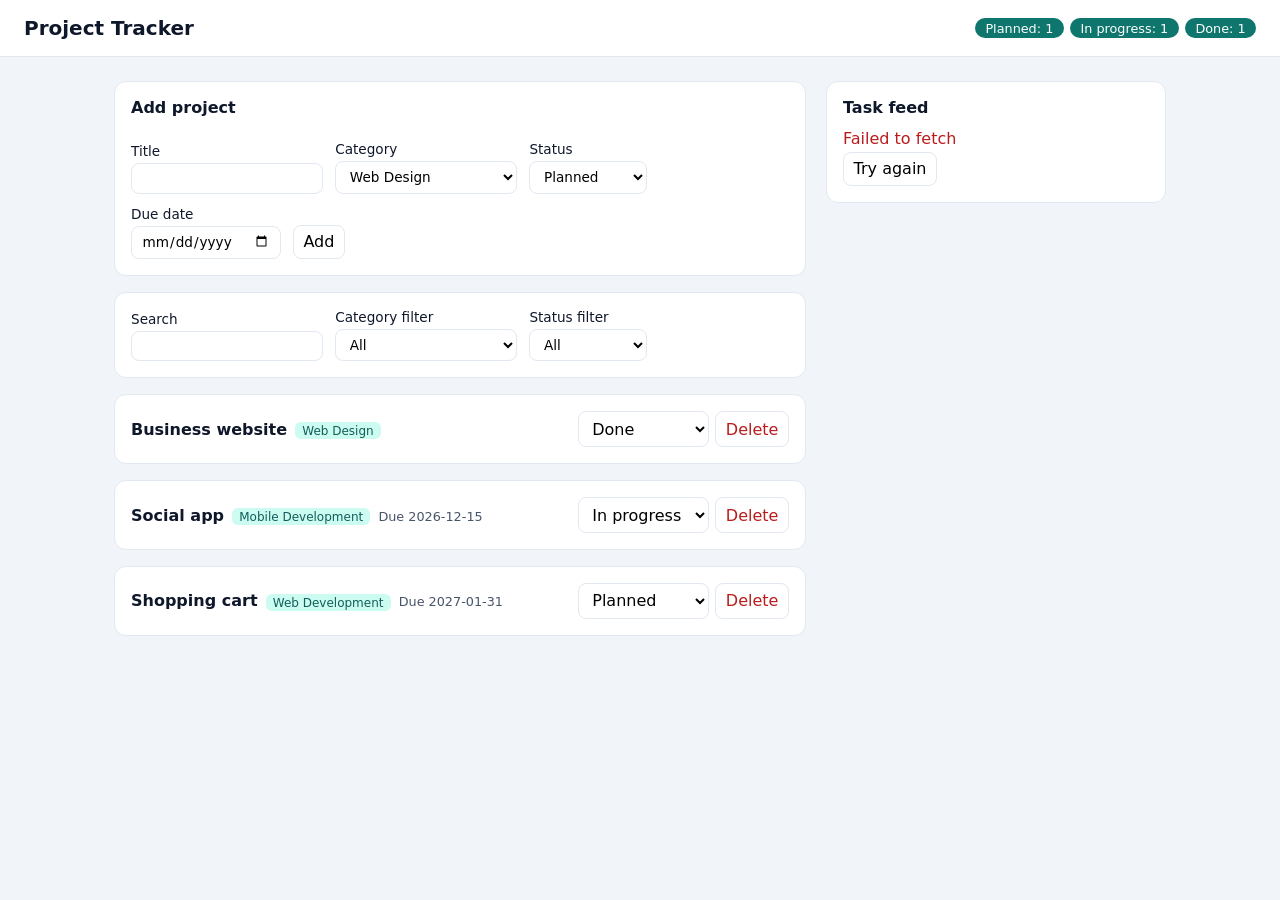
<file: demos/Project/index.html>
<!doctype html>
<html lang="en">
  <head>
    <meta charset="UTF-8" />
    <meta name="viewport" content="width=device-width, initial-scale=1.0" />
    <meta name="description" content="Project Tracker: plan projects by category and status, with search, filters and a live task feed. React 19 and TypeScript." />
    <title>Project Tracker</title>
    <script type="module" crossorigin src="/demos/Project/assets/index-CiCKaCBB.js"></script>
    <link rel="stylesheet" crossorigin href="/demos/Project/assets/index-C4cfSZqf.css">
  </head>
  <body>
    <div id="root"></div>
  </body>
</html>
</file>
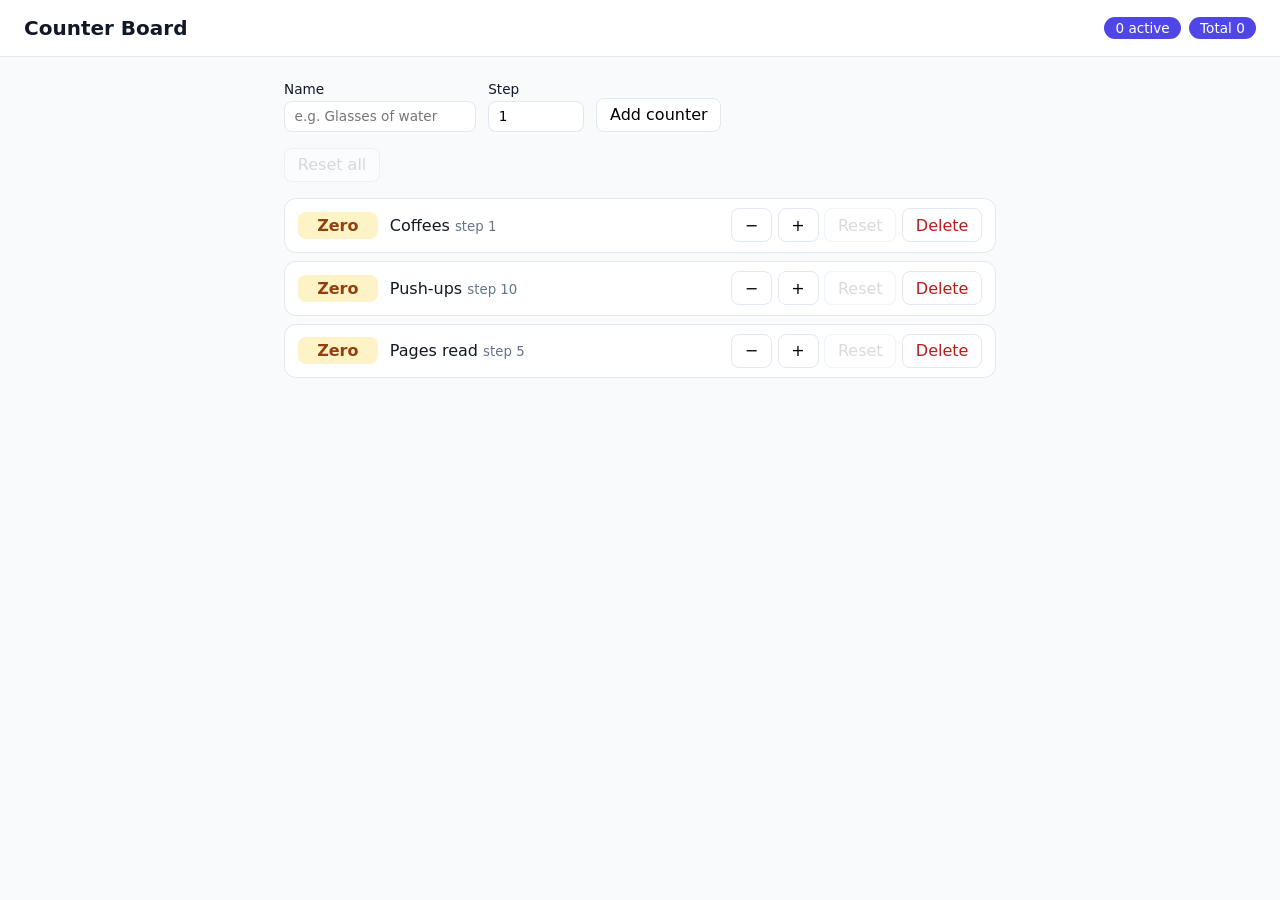
<file: demos/react-app/index.html>
<!doctype html>
<html lang="en">
  <head>
    <meta charset="UTF-8" />
    <meta name="viewport" content="width=device-width, initial-scale=1.0" />
    <meta name="description" content="Counter Board: named counters with custom steps, totals and saved state. React 19 and TypeScript." />
    <title>Counter Board</title>
    <script type="module" crossorigin src="/demos/react-app/assets/index-gKdqFCiw.js"></script>
    <link rel="stylesheet" crossorigin href="/demos/react-app/assets/index-C49l0PYy.css">
  </head>
  <body>
    <div id="root"></div>
  </body>
</html>
</file>
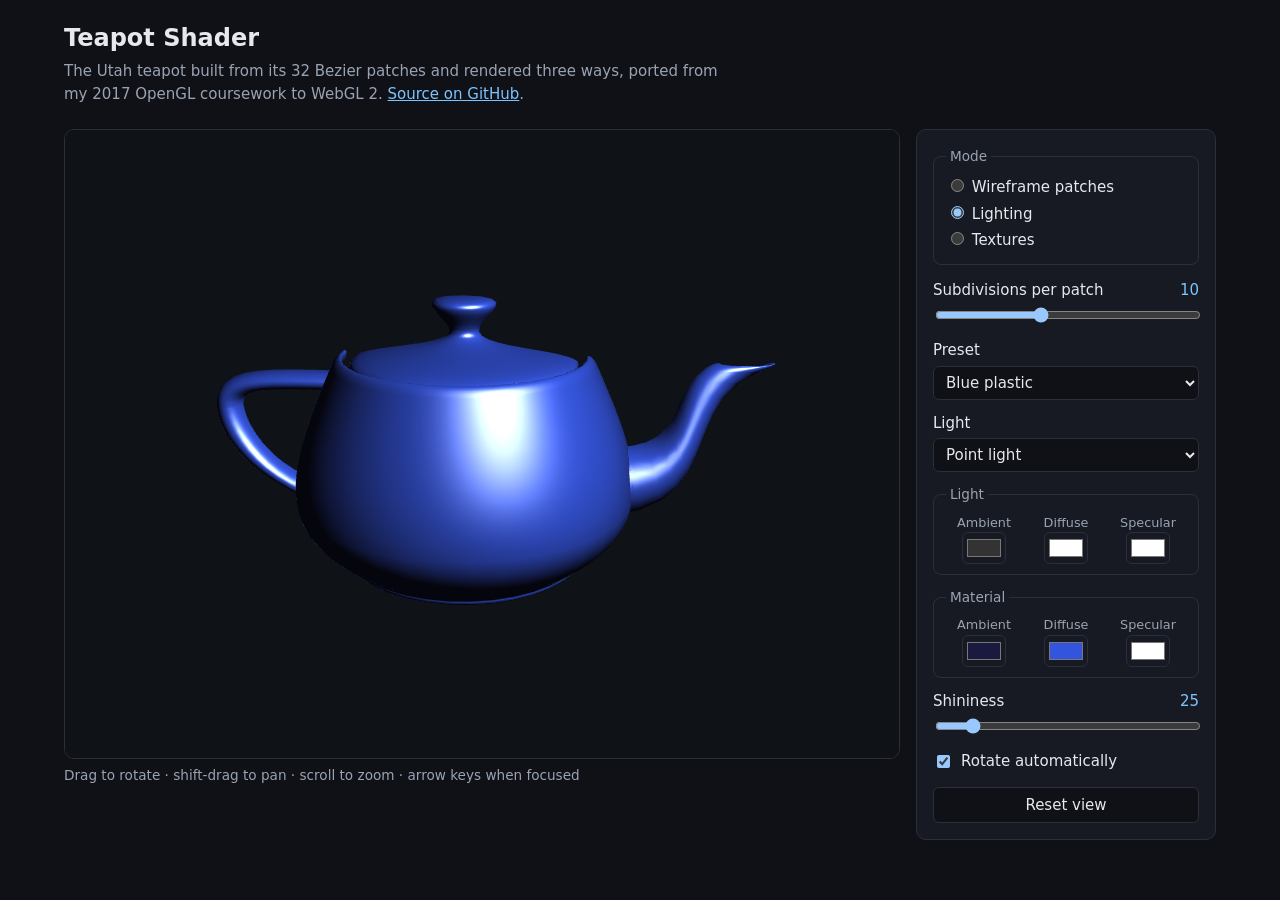
<file: demos/teapot/index.html>
<!DOCTYPE html>
<html lang="en">
<head>
  <meta charset="utf-8">
  <meta name="viewport" content="width=device-width, initial-scale=1">
  <meta http-equiv="Content-Security-Policy" content="default-src 'none'; script-src 'self'; style-src 'self'; img-src 'self'; base-uri 'none'; form-action 'none'">
  <meta name="description" content="Utah teapot rendered with WebGL 2: Bezier-patch wireframe, Blinn-Phong lighting and sphere-mapped textures.">
  <title>Teapot Shader — WebGL 2</title>
  <link rel="stylesheet" href="style.css">
  <script type="module" src="main.js"></script>
</head>
<body>
  <header>
    <h1>Teapot Shader</h1>
    <p>The Utah teapot built from its 32 Bezier patches and rendered three ways, ported from my 2017
      OpenGL coursework to WebGL 2. <a href="https://github.com/Adit12T/Teapot-Shader">Source on GitHub</a>.</p>
  </header>

  <main>
    <div class="stage">
      <canvas id="view" tabindex="0" aria-label="3D teapot. Drag to rotate, shift-drag to pan, scroll to zoom. When focused, arrow keys rotate, plus and minus zoom, R resets the view."></canvas>
      <p id="nogl" class="nogl" hidden>Your browser doesn't support WebGL 2, so the teapot can't be drawn.</p>
      <p class="hint">Drag to rotate · shift-drag to pan · scroll to zoom · arrow keys when focused</p>
    </div>

    <form class="panel" id="controls" aria-label="Rendering controls">
      <fieldset class="modes">
        <legend>Mode</legend>
        <label><input type="radio" name="mode" value="wire"> Wireframe patches</label>
        <label><input type="radio" name="mode" value="phong" checked> Lighting</label>
        <label><input type="radio" name="mode" value="texture"> Textures</label>
      </fieldset>

      <label class="row">Subdivisions per patch <output id="subOut">10</output>
        <input type="range" id="subdivisions" min="1" max="24" value="10"></label>

      <section data-mode="wire">
        <p>Each patch is a 4×4 grid of control points. The mesh is evaluated with Bernstein polynomials at the
          chosen number of steps; fewer steps show the patch structure.</p>
      </section>

      <section data-mode="phong">
        <label class="row">Preset
          <select id="preset">
            <option value="">Custom</option>
            <option value="gold">Gold</option>
            <option value="plastic" selected>Blue plastic</option>
            <option value="clay">Clay</option>
            <option value="pearl">Pearl</option>
          </select></label>
        <label class="row">Light
          <select id="lightType"><option value="point">Point light</option><option value="distant">Distant light</option></select></label>
        <fieldset class="colours">
          <legend>Light</legend>
          <label>Ambient <input type="color" id="la"></label>
          <label>Diffuse <input type="color" id="ld"></label>
          <label>Specular <input type="color" id="ls"></label>
        </fieldset>
        <fieldset class="colours">
          <legend>Material</legend>
          <label>Ambient <input type="color" id="ma"></label>
          <label>Diffuse <input type="color" id="md"></label>
          <label>Specular <input type="color" id="ms"></label>
        </fieldset>
        <label class="row">Shininess <output id="shinOut"></output>
          <input type="range" id="shininess" min="1" max="200"></label>
      </section>

      <section data-mode="texture">
        <label class="row">Texture
          <select id="texture">
            <option value="marbles">Marble</option>
            <option value="chess">Chess board</option>
            <option value="chrome">Chrome</option>
            <option value="diamond">Blue diamond</option>
            <option value="default">Default</option>
          </select></label>
        <label class="check"><input type="checkbox" id="showCone" checked> Show textured cone</label>
        <p>Sphere mapping: each pixel looks up the texture with its reflection vector, the way OpenGL's
          <code>GL_SPHERE_MAP</code> texture generation did in the original.</p>
      </section>

      <label class="check"><input type="checkbox" id="autoRotate"> Rotate automatically</label>
      <button type="button" id="reset">Reset view</button>
    </form>
  </main>
</body>
</html>
</file>
<file: demos/Project/assets/index-C4cfSZqf.css>
:root{color:#0f172a;--accent:#0f766e;--line:#e2e8f0;background:#f1f5f9;font-family:system-ui,-apple-system,Segoe UI,Roboto,sans-serif}*{box-sizing:border-box}body{margin:0}button,input,select{font:inherit}button,select,input{border:1px solid var(--line);background:#fff;border-radius:8px;padding:.4rem .6rem}button{cursor:pointer}button:hover{border-color:var(--accent)}:focus-visible{outline:2px solid var(--accent);outline-offset:2px}.danger{color:#b91c1c}.navbar{border-bottom:1px solid var(--line);background:#fff;flex-wrap:wrap;justify-content:space-between;align-items:center;gap:.5rem;padding:1rem 1.5rem;display:flex}.navbar h1{margin:0;font-size:1.25rem}.navbar p{flex-wrap:wrap;gap:.4rem;margin:0;display:flex}.pill{background:var(--accent);color:#fff;border-radius:999px;padding:.15rem .65rem;font-size:.8rem}.layout{grid-template-columns:1fr 340px;align-items:start;gap:1.25rem;max-width:1100px;margin:0 auto;padding:1.5rem;display:grid}.card{border:1px solid var(--line);background:#fff;border-radius:12px;margin-bottom:1rem;padding:1rem}.card h2{margin:0 0 .75rem;font-size:1rem}.form,.filters{flex-wrap:wrap;align-items:end;gap:.75rem;display:flex}.form h2{width:100%}label{gap:.25rem;font-size:.85rem;display:grid}label.inline{align-items:center;gap:.4rem;display:flex}.error{color:#b91c1c;width:100%;margin:.25rem 0}.projects,.todos{margin:0;padding:0;list-style:none}.project{flex-wrap:wrap;justify-content:space-between;align-items:center;gap:.75rem;display:flex}.project strong{margin-right:.5rem}.tag{color:#115e59;background:#ccfbf1;border-radius:6px;margin-right:.5rem;padding:.1rem .45rem;font-size:.75rem}.due{color:#475569;font-size:.8rem}.overdue{color:#b91c1c;font-weight:600}.row{gap:.4rem;display:flex}.todos li{border-bottom:1px solid var(--line);padding:.35rem 0;font-size:.9rem}.todos li.done{color:#94a3b8;text-decoration:line-through}.empty,.undo{color:#475569}@media (width<=860px){.layout{grid-template-columns:1fr}}
</file>
<file: demos/react-app/assets/index-C49l0PYy.css>
:root{color:#111827;--accent:#4f46e5;--line:#e2e8f0;background:#f8fafc;font-family:system-ui,-apple-system,Segoe UI,Roboto,sans-serif}*{box-sizing:border-box}body{margin:0}button,input{font:inherit}button{border:1px solid var(--line);cursor:pointer;background:#fff;border-radius:8px;padding:.4rem .8rem}button:hover:not(:disabled){border-color:var(--accent)}button:disabled{opacity:.5;cursor:not-allowed}button:focus-visible,input:focus-visible{outline:2px solid var(--accent);outline-offset:2px}button.danger{color:#b91c1c}.navbar{border-bottom:1px solid var(--line);background:#fff;flex-wrap:wrap;justify-content:space-between;align-items:center;gap:.5rem;padding:1rem 1.5rem;display:flex}.navbar h1{margin:0;font-size:1.25rem}.navbar p{gap:.5rem;margin:0;display:flex}.pill{background:var(--accent);color:#fff;border-radius:999px;padding:.2rem .7rem;font-size:.85rem}.container{max-width:760px;margin:0 auto;padding:1.5rem}.add-form{flex-wrap:wrap;align-items:end;gap:.75rem;margin-bottom:1rem;display:flex}.add-form label{gap:.25rem;font-size:.85rem;display:grid}.add-form input{border:1px solid var(--line);border-radius:8px;padding:.4rem .6rem}.add-form input[type=number]{width:6rem}.error{color:#b91c1c;width:100%;margin:0}.toolbar{gap:.5rem;margin-bottom:1rem;display:flex}.counters{gap:.5rem;margin:0;padding:0;list-style:none;display:grid}.counter{border:1px solid var(--line);background:#fff;border-radius:12px;grid-template-columns:5rem 1fr auto;align-items:center;gap:.75rem;padding:.6rem .8rem;display:grid}.counter__label small{color:#64748b}.counter__actions{gap:.35rem;display:flex}.badge{text-align:center;color:#3730a3;background:#e0e7ff;border-radius:8px;padding:.25rem;font-weight:600}.badge--zero{color:#92400e;background:#fef3c7}.empty{color:#64748b}@media (width<=560px){.counter{grid-template-columns:4rem 1fr}.counter__actions{grid-column:1/-1}}
</file>
<file: demos/teapot/style.css>
:root { color-scheme: dark; --bg: #0f1117; --panel: #171a22; --line: #2a2f3a; --text: #e6e8ee; --muted: #9aa3b2; --accent: #7cc4ff; }
[hidden] { display: none !important; }
* { box-sizing: border-box; }
body { margin: 0; font: 15px/1.5 system-ui, -apple-system, "Segoe UI", sans-serif; background: var(--bg); color: var(--text); }
header { padding: 20px 24px 8px; max-width: 1200px; margin: 0 auto; }
h1 { margin: 0 0 4px; font-size: 1.5rem; }
header p { margin: 0; color: var(--muted); max-width: 70ch; }
a { color: var(--accent); }
main { display: grid; grid-template-columns: minmax(0, 1fr) 300px; gap: 16px; padding: 16px 24px 24px; max-width: 1200px; margin: 0 auto; }
.stage { position: relative; }
canvas { display: block; width: 100%; height: min(70vh, 640px); border: 1px solid var(--line); border-radius: 10px; background: #0b0d12; touch-action: none; cursor: grab; }
canvas:active { cursor: grabbing; }
canvas:focus-visible, input:focus-visible, select:focus-visible, button:focus-visible { outline: 2px solid var(--accent); outline-offset: 2px; }
.hint { margin: 6px 0 0; color: var(--muted); font-size: 0.85rem; }
.nogl { position: absolute; inset: 0; display: grid; place-items: center; margin: 0; padding: 24px; text-align: center; }
.panel { background: var(--panel); border: 1px solid var(--line); border-radius: 10px; padding: 16px; display: flex; flex-direction: column; gap: 14px; align-self: start; }
fieldset { border: 1px solid var(--line); border-radius: 8px; margin: 0; padding: 8px 12px 10px; }
legend { color: var(--muted); font-size: 0.85rem; padding: 0 4px; }
.modes label { display: block; padding: 2px 0; }
.row { display: grid; grid-template-columns: 1fr auto; gap: 4px 8px; align-items: center; }
.row input[type=range], .row select { grid-column: 1 / -1; width: 100%; }
.colours { display: grid; grid-template-columns: repeat(3, 1fr); gap: 6px; }
.colours label { display: flex; flex-direction: column; align-items: center; font-size: 0.8rem; color: var(--muted); }
input[type=color] { width: 44px; height: 32px; border: 1px solid var(--line); border-radius: 6px; background: none; padding: 2px; }
select, button { font: inherit; color: var(--text); background: #0f1117; border: 1px solid var(--line); border-radius: 6px; padding: 6px 8px; }
button { cursor: pointer; }
button:hover { border-color: var(--accent); }
.check { display: flex; gap: 8px; align-items: center; }
section { display: flex; flex-direction: column; gap: 12px; }
section p { margin: 0; color: var(--muted); font-size: 0.85rem; }
output { color: var(--accent); font-variant-numeric: tabular-nums; }
@media (max-width: 800px) { main { grid-template-columns: 1fr; } canvas { height: 60vh; } }
</file>
